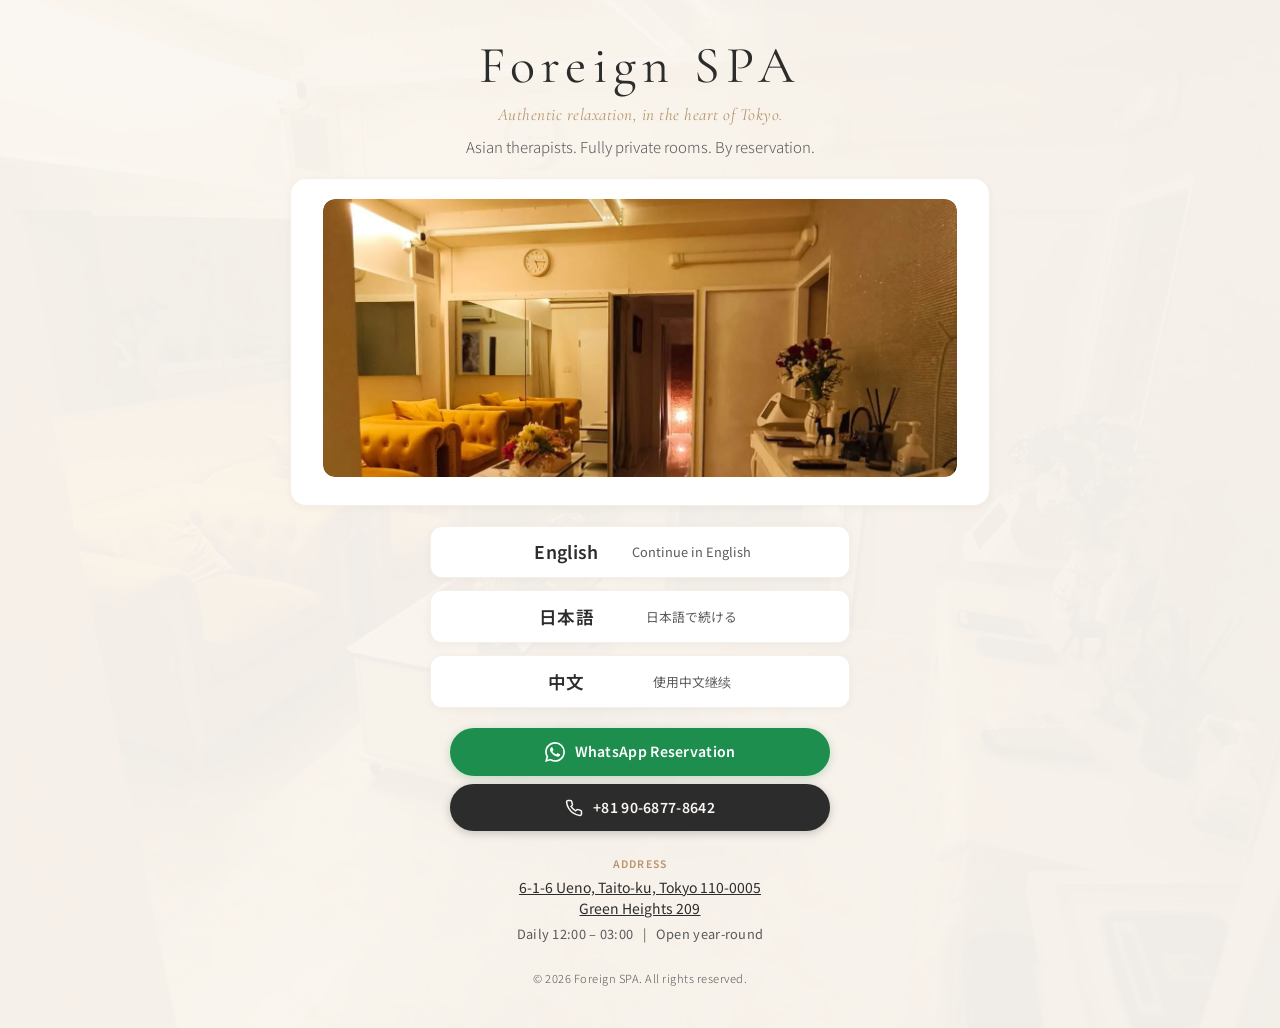
<file: index.html>
<!DOCTYPE html>
<html lang="en">
<head>
  <meta charset="UTF-8">
  <meta http-equiv="refresh" content="0; url=landing.html">
  <link rel="canonical" href="landing.html">
  <title>Foreign SPA | Tokyo</title>
  <script>window.location.replace('landing.html');</script>
</head>
<body>
  <p>Redirecting to <a href="landing.html">Foreign SPA</a>&hellip;</p>
</body>
</html>
</file>
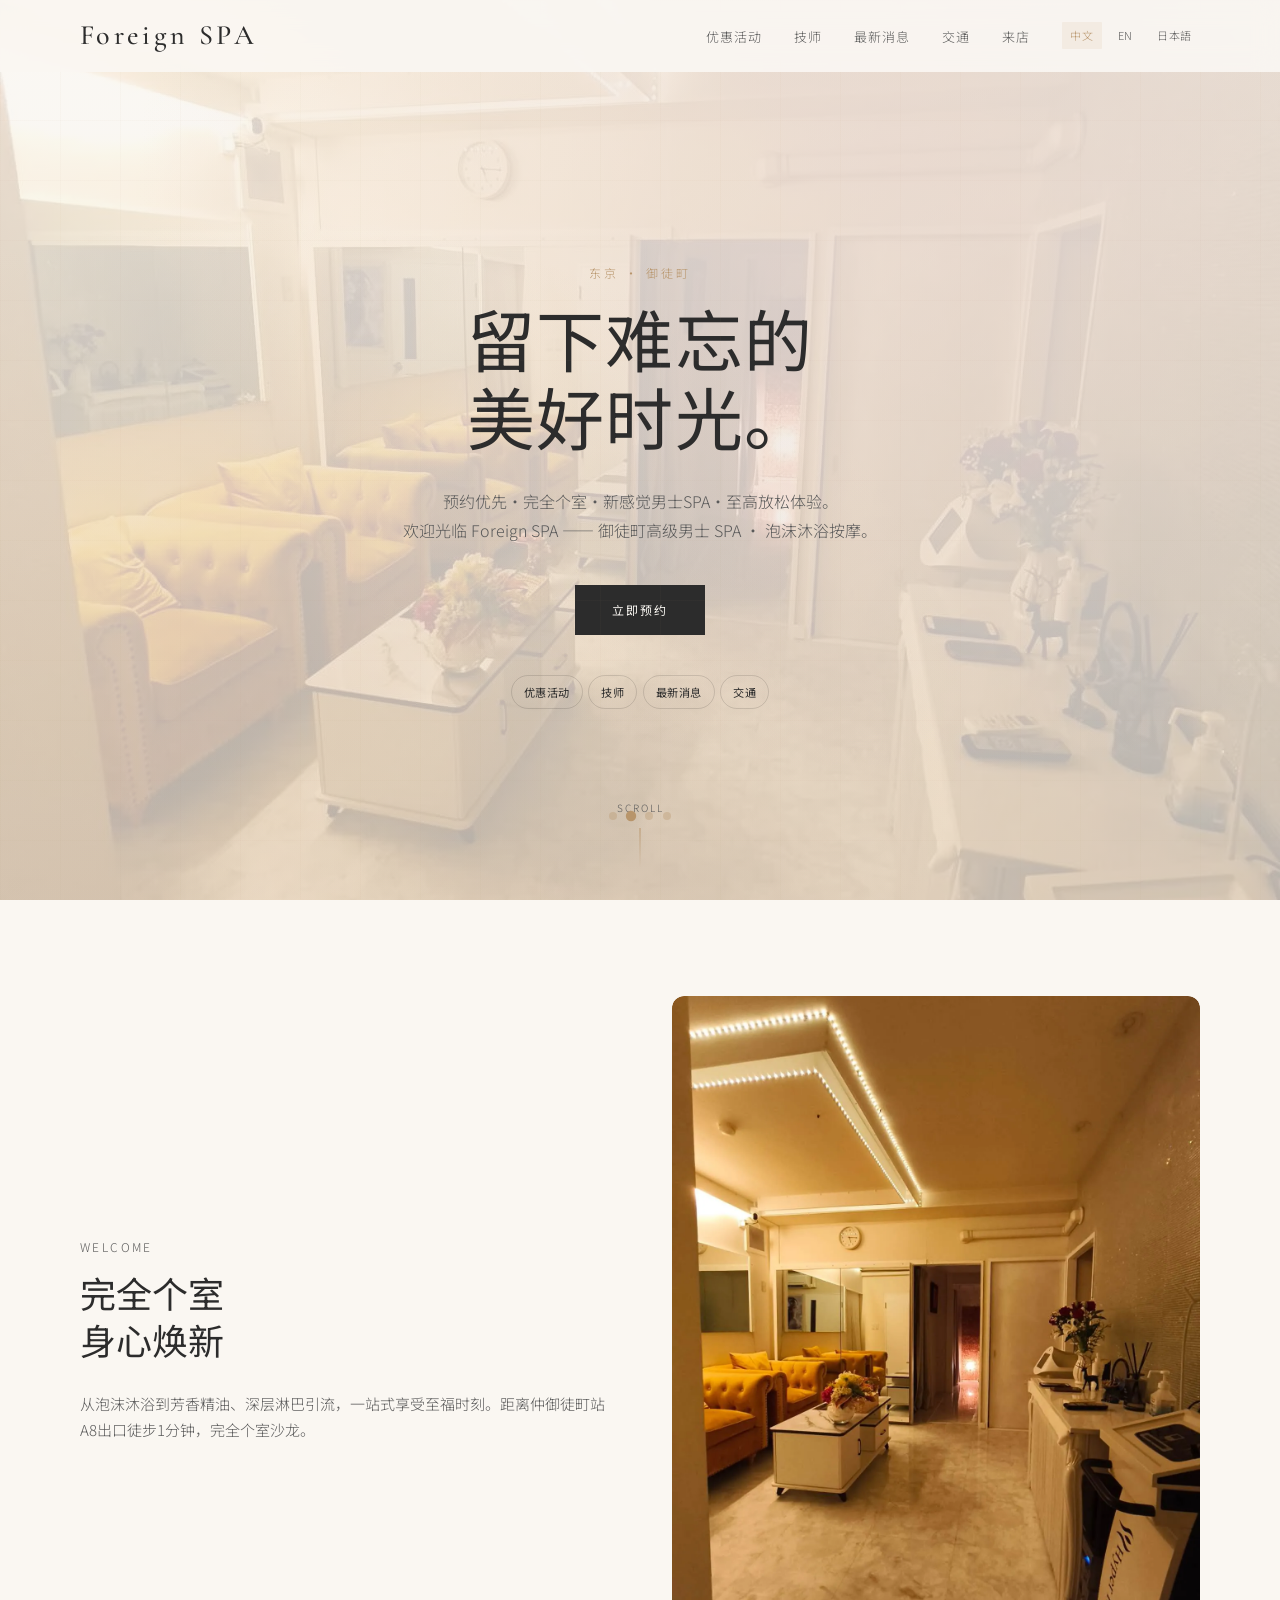
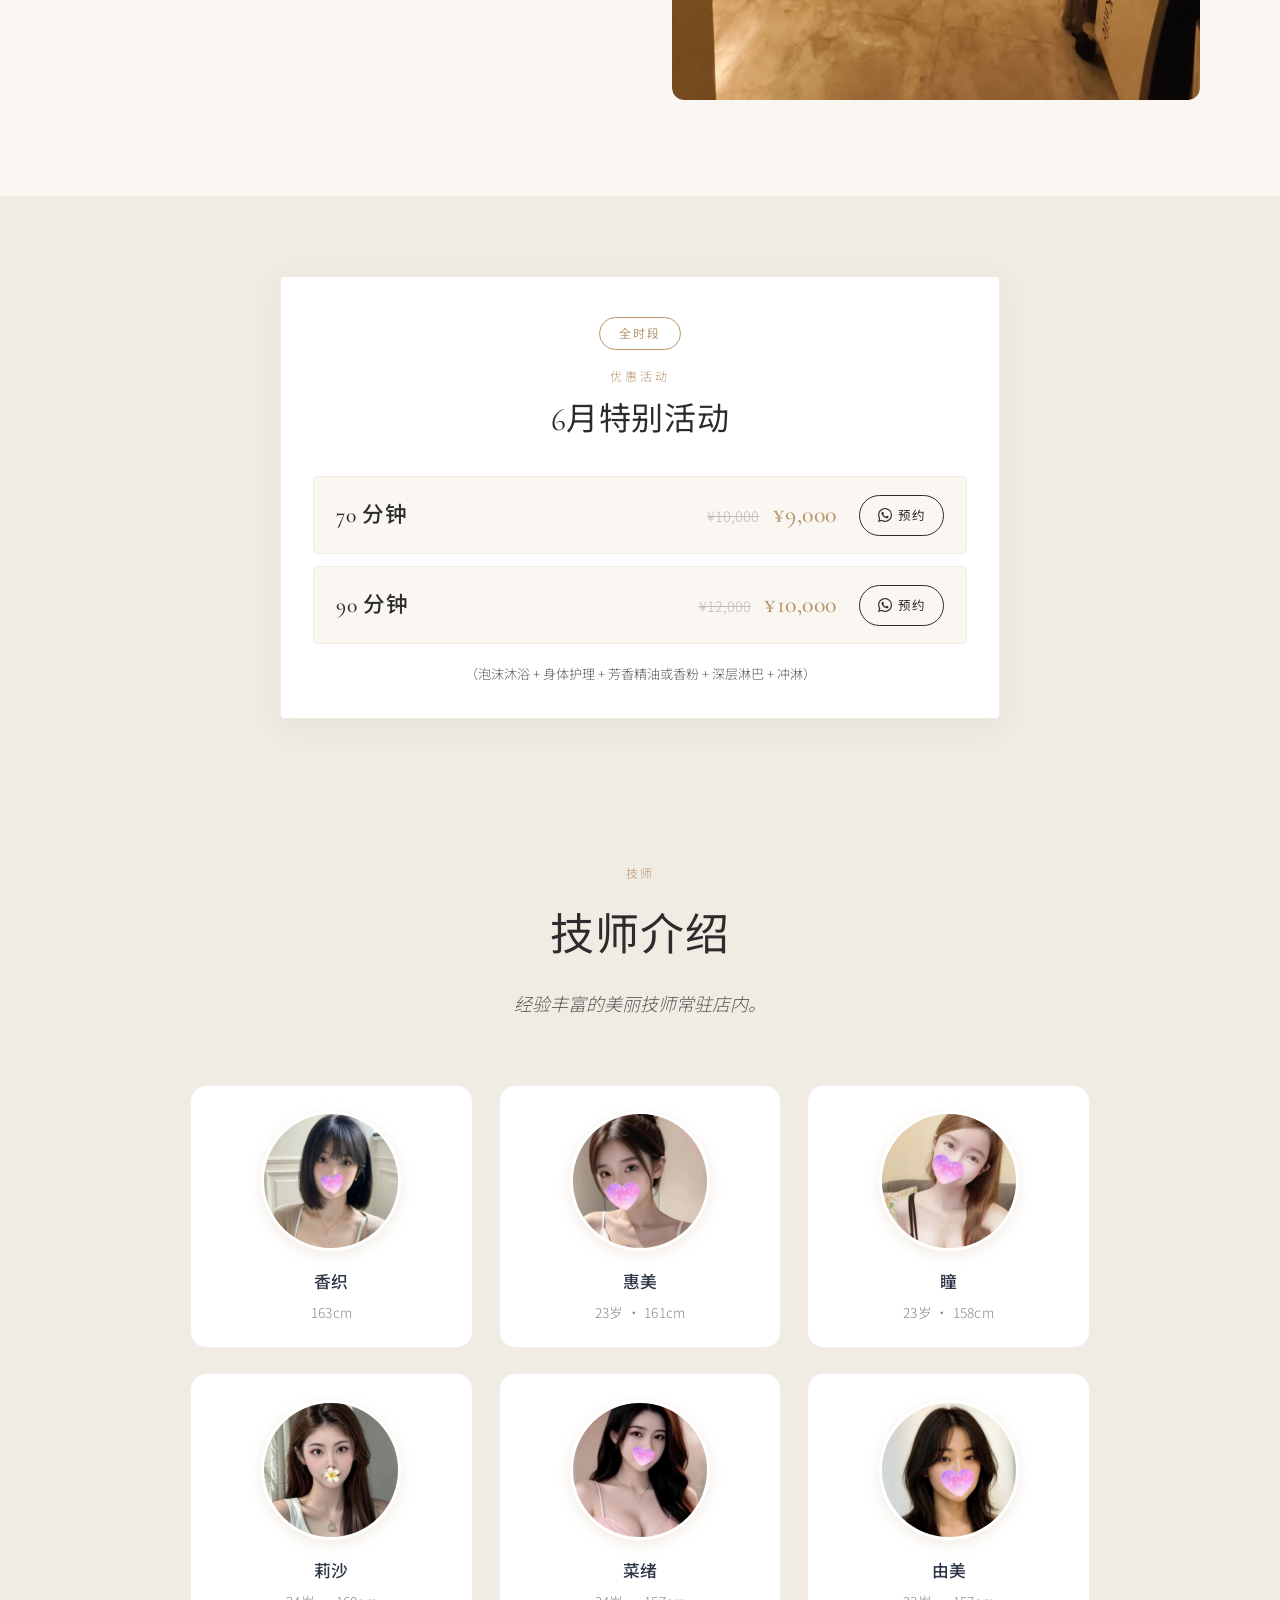
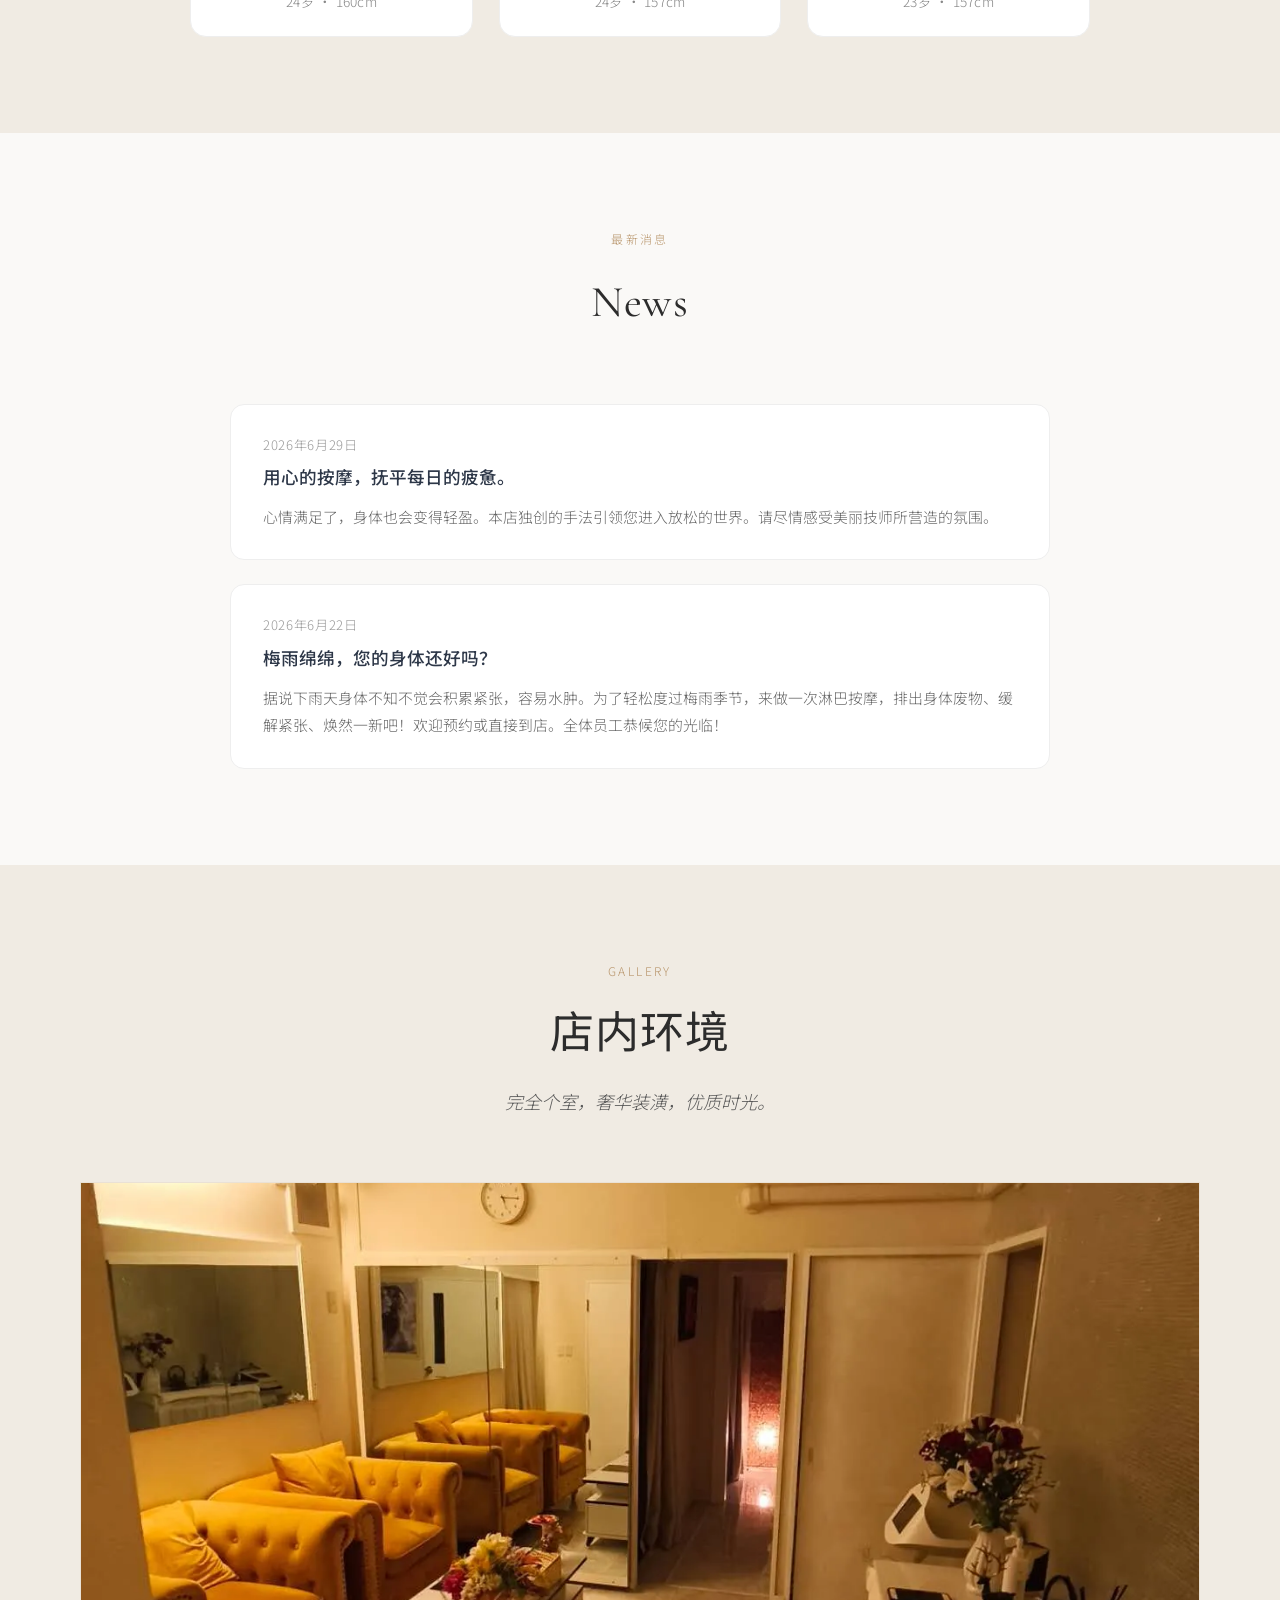
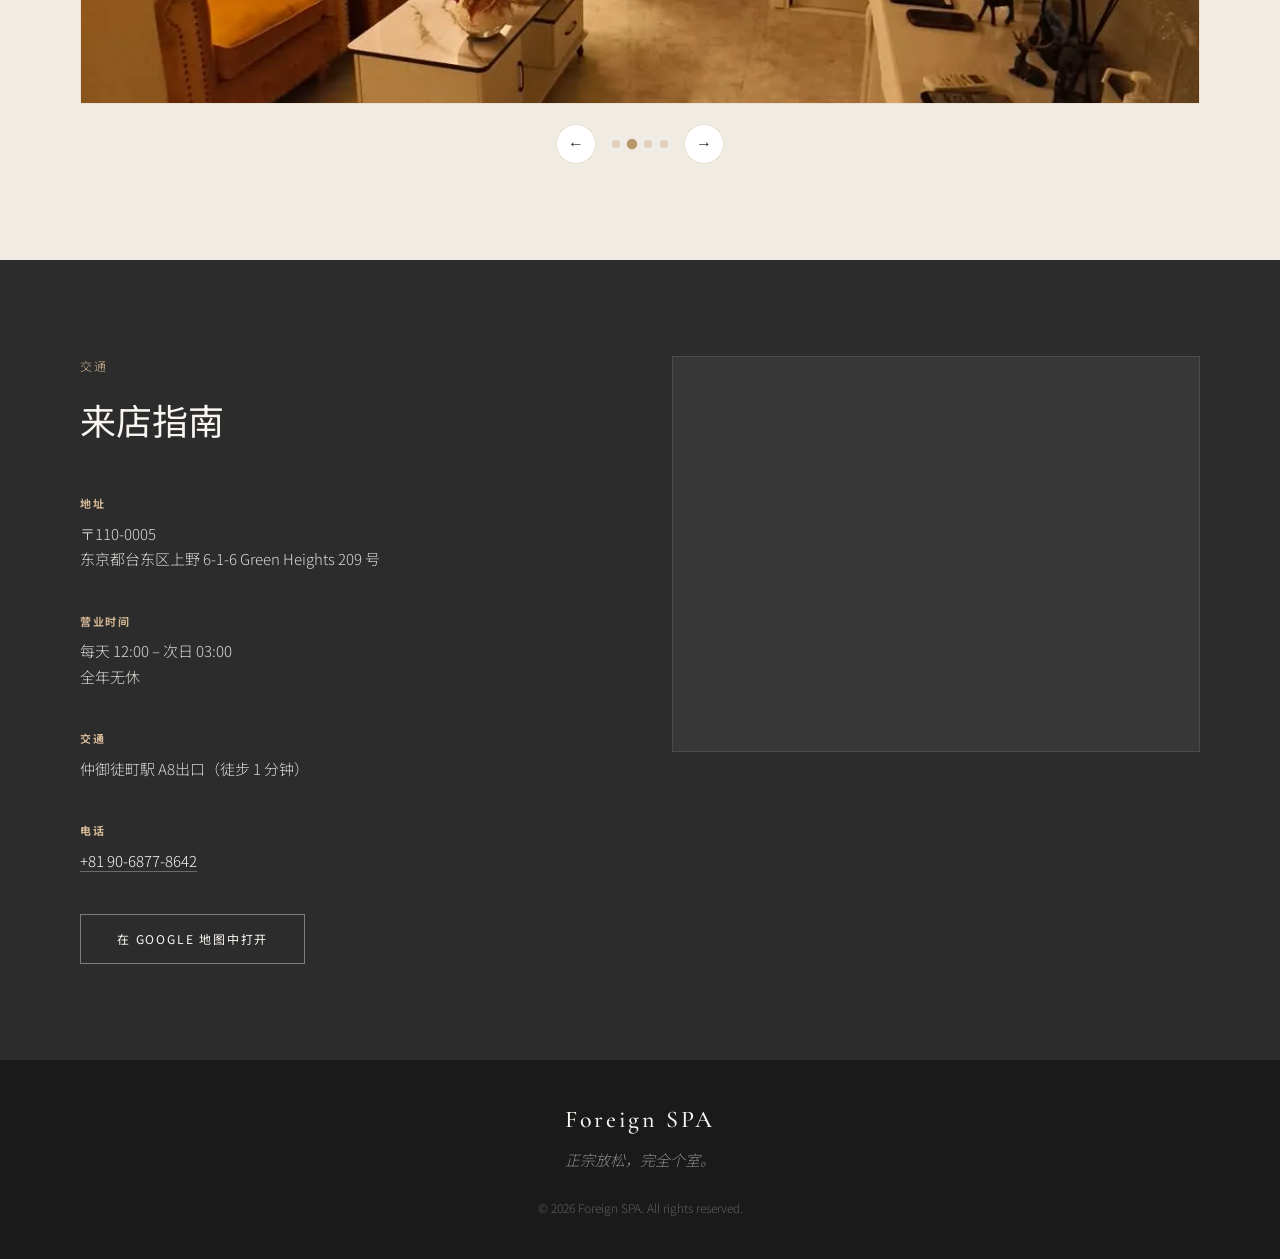
<file: cn/index.html>
<!DOCTYPE html>
<html lang="zh-CN">
<head>
  <meta charset="UTF-8">
  <meta name="viewport" content="width=device-width, initial-scale=1.0">
  <meta name="description" content="Foreign SPA — 东京仲御徒町男士SPA。亚洲美人技师提供正宗身体护理。完全个室，预约优先。">
  <title>Foreign SPA | 东京仲御徒町男士SPA</title>
  <link rel="preconnect" href="https://fonts.googleapis.com">
  <link rel="preconnect" href="https://fonts.gstatic.com" crossorigin>
  <link href="https://fonts.googleapis.com/css2?family=Cormorant+Garamond:ital,wght@0,400;0,500;0,600;1,400&family=Noto+Sans+JP:wght@300;400;500&family=Noto+Sans+SC:wght@300;400;500&display=swap" rel="stylesheet">
  <link rel="stylesheet" href="../styles.css">
</head>
<body>
  <header class="header" id="header">
    <nav class="nav container">
      <a href="../landing.html" class="logo">Foreign SPA</a>
      <button class="nav-toggle" aria-label="打开菜单" aria-expanded="false">
        <span></span>
        <span></span>
      </button>
      <div class="nav-menu">
        <ul class="nav-links">
          <li><a href="#event">优惠活动</a></li>
          <li><a href="#therapist">技师</a></li>
          <li><a href="#news">最新消息</a></li>
          <li><a href="#visit">交通</a></li>
          <li><a href="#visit">来店</a></li>
        </ul>
        <div class="lang-switch">
          <a href="../cn/" class="active">中文</a>
          <a href="../en/">EN</a>
          <a href="../jp/">日本語</a>
        </div>
      </div>
    </nav>
  </header>

  <main>
    <section class="hero">
      <div class="hero-carousel" id="heroCarousel">
        <div class="hero-slide active" style="background-image: url(../assets/images/interior-01.webp);"></div>
        <div class="hero-slide" style="background-image: url(../assets/images/interior-02.webp);"></div>
        <div class="hero-slide" style="background-image: url(../assets/images/interior-03.webp);"></div>
        <div class="hero-slide" style="background-image: url(../assets/images/interior-04.webp);"></div>
      </div>
      <div class="hero-grid-overlay"></div>
      <div class="hero-content container">
        <p class="hero-tag">东京 · 御徒町</p>
        <h1>留下难忘的<br>美好时光。</h1>
        <p class="hero-sub">预约优先・完全个室・新感觉男士SPA・至高放松体验。<br>欢迎光临 Foreign SPA —— 御徒町高级男士 SPA · 泡沫沐浴按摩。</p>
        <a href="../booking.html" class="btn btn-primary">立即预约</a>
        <div class="hero-quick-nav">
          <a href="#event" class="hero-nav-pill">优惠活动</a>
          <a href="#therapist" class="hero-nav-pill">技师</a>
          <a href="#news" class="hero-nav-pill">最新消息</a>
          <a href="#visit" class="hero-nav-pill">交通</a>
        </div>
      </div>
      <div class="hero-dots" id="heroDots">
        <button class="hero-dot active" data-index="0" aria-label="Slide 1"></button>
        <button class="hero-dot" data-index="1" aria-label="Slide 2"></button>
        <button class="hero-dot" data-index="2" aria-label="Slide 3"></button>
        <button class="hero-dot" data-index="3" aria-label="Slide 4"></button>
      </div>
      <div class="hero-scroll">
        <span>Scroll</span>
        <div class="scroll-line"></div>
      </div>
    </section>

    <section class="intro section">
      <div class="container intro-grid">
        <div class="intro-text">
          <p class="section-label">Welcome</p>
          <h2>完全个室<br>身心焕新</h2>
          <p>从泡沫沐浴到芳香精油、深层淋巴引流，一站式享受至福时刻。距离仲御徒町站A8出口徒步1分钟，完全个室沙龙。</p>
        </div>
        <div class="intro-features">
          <div class="intro-promo-image">
            <img src="../assets/images/interior-04.webp" alt="Foreign SPA interior" loading="lazy">
          </div>
        </div>
      </div>
    </section>

    <section class="event-banner-section" id="event">
      <div class="container event-banner">
        <div class="event-badge">全时段</div>
        <p class="event-label">优惠活动</p>
        <h2 class="event-title">6月特别活动</h2>
        <ul class="event-list">
            <li class="event-row">
              <span class="event-min">70 分钟</span>
              <span class="event-price"><s>¥10,000</s> <strong>¥9,000</strong></span>
              <a href="../booking.html?service=70min" class="event-book-btn">
                <svg viewBox="0 0 24 24" width="18" height="18"><path d="M17.472 14.382c-.297-.149-1.758-.867-2.03-.967-.273-.099-.471-.148-.67.15-.197.297-.767.966-.94 1.164-.173.199-.347.223-.644.075-.297-.15-1.255-.463-2.39-1.475-.884-.788-1.48-1.761-1.653-2.059-.173-.297-.018-.458.13-.606.134-.133.298-.347.446-.52.149-.174.198-.298.298-.497.099-.198.05-.371-.025-.52-.075-.149-.669-1.612-.916-2.207-.242-.579-.487-.5-.669-.51-.173-.008-.371-.01-.57-.01-.198 0-.52.074-.792.372-.272.297-1.04 1.016-1.04 2.479 0 1.462 1.065 2.875 1.213 3.074.149.198 2.096 3.2 5.077 4.487.709.306 1.262.489 1.694.625.712.227 1.36.195 1.871.118.571-.085 1.758-.719 2.006-1.413.248-.694.248-1.289.173-1.413-.074-.124-.272-.198-.57-.347m-5.421 7.403h-.004a9.87 9.87 0 01-5.031-1.378l-.361-.214-3.741.982.998-3.648-.235-.374a9.86 9.86 0 01-1.51-5.26c.001-5.45 4.436-9.884 9.888-9.884 2.64 0 5.122 1.03 6.988 2.898a9.825 9.825 0 012.893 6.994c-.003 5.45-4.437 9.884-9.885 9.884m8.413-18.297A11.815 11.815 0 0012.05 0C5.495 0 .16 5.335.157 11.892c0 2.096.547 4.142 1.588 5.945L.057 24l6.305-1.654a11.882 11.882 0 005.683 1.448h.005c6.554 0 11.89-5.335 11.893-11.893a11.821 11.821 0 00-3.48-8.413Z" fill="currentColor"/></svg>
                <span>预约</span>
              </a>
            </li>
            <li class="event-row">
              <span class="event-min">90 分钟</span>
              <span class="event-price"><s>¥12,000</s> <strong>¥10,000</strong></span>
              <a href="../booking.html?service=90min" class="event-book-btn">
                <svg viewBox="0 0 24 24" width="18" height="18"><path d="M17.472 14.382c-.297-.149-1.758-.867-2.03-.967-.273-.099-.471-.148-.67.15-.197.297-.767.966-.94 1.164-.173.199-.347.223-.644.075-.297-.15-1.255-.463-2.39-1.475-.884-.788-1.48-1.761-1.653-2.059-.173-.297-.018-.458.13-.606.134-.133.298-.347.446-.52.149-.174.198-.298.298-.497.099-.198.05-.371-.025-.52-.075-.149-.669-1.612-.916-2.207-.242-.579-.487-.5-.669-.51-.173-.008-.371-.01-.57-.01-.198 0-.52.074-.792.372-.272.297-1.04 1.016-1.04 2.479 0 1.462 1.065 2.875 1.213 3.074.149.198 2.096 3.2 5.077 4.487.709.306 1.262.489 1.694.625.712.227 1.36.195 1.871.118.571-.085 1.758-.719 2.006-1.413.248-.694.248-1.289.173-1.413-.074-.124-.272-.198-.57-.347m-5.421 7.403h-.004a9.87 9.87 0 01-5.031-1.378l-.361-.214-3.741.982.998-3.648-.235-.374a9.86 9.86 0 01-1.51-5.26c.001-5.45 4.436-9.884 9.888-9.884 2.64 0 5.122 1.03 6.988 2.898a9.825 9.825 0 012.893 6.994c-.003 5.45-4.437 9.884-9.885 9.884m8.413-18.297A11.815 11.815 0 0012.05 0C5.495 0 .16 5.335.157 11.892c0 2.096.547 4.142 1.588 5.945L.057 24l6.305-1.654a11.882 11.882 0 005.683 1.448h.005c6.554 0 11.89-5.335 11.893-11.893a11.821 11.821 0 00-3.48-8.413Z" fill="currentColor"/></svg>
                <span>预约</span>
              </a>
            </li>
        </ul>
        <p class="event-footer">（泡沫沐浴 + 身体护理 + 芳香精油或香粉 + 深层淋巴 + 冲淋）</p>
      </div>
    </section>

    <section class="therapist-section section section-alt" id="therapist">
      <div class="container">
        <header class="section-header">
          <p class="section-label">技师</p>
          <h2>技师介绍</h2>
          <p class="section-sub">经验丰富的美丽技师常驻店内。</p>
        </header>
        <div class="therapist-grid">
          <article class="therapist-card">
            <div class="therapist-photo">
              <img src="../assets/images/therapist-01.webp" alt="香织" loading="lazy">
            </div>
            <h3 class="therapist-name">香织</h3>
            <p class="therapist-meta">163cm</p>
          </article>
          <article class="therapist-card">
            <div class="therapist-photo">
              <img src="../assets/images/therapist-02.webp" alt="惠美" loading="lazy">
            </div>
            <h3 class="therapist-name">惠美</h3>
            <p class="therapist-meta">23岁 · 161cm</p>
          </article>
          <article class="therapist-card">
            <div class="therapist-photo">
              <img src="../assets/images/therapist-03.webp" alt="瞳" loading="lazy">
            </div>
            <h3 class="therapist-name">瞳</h3>
            <p class="therapist-meta">23岁 · 158cm</p>
          </article>
          <article class="therapist-card">
            <div class="therapist-photo">
              <img src="../assets/images/therapist-04.webp" alt="莉沙" loading="lazy">
            </div>
            <h3 class="therapist-name">莉沙</h3>
            <p class="therapist-meta">24岁 · 160cm</p>
          </article>
          <article class="therapist-card">
            <div class="therapist-photo">
              <img src="../assets/images/therapist-05.webp" alt="菜绪" loading="lazy">
            </div>
            <h3 class="therapist-name">菜绪</h3>
            <p class="therapist-meta">24岁 · 157cm</p>
          </article>
          <article class="therapist-card">
            <div class="therapist-photo">
              <img src="../assets/images/therapist-06.webp" alt="由美" loading="lazy">
            </div>
            <h3 class="therapist-name">由美</h3>
            <p class="therapist-meta">23岁 · 157cm</p>
          </article>
        </div>
      </div>
    </section>

    <section class="news-section section" id="news">
      <div class="container">
        <header class="section-header">
          <p class="section-label">最新消息</p>
          <h2>News</h2>
        </header>
        <div class="news-list">
          <article class="news-item">
            <p class="news-date">2026年6月29日</p>
            <h3 class="news-title">用心的按摩，抚平每日的疲惫。</h3>
            <p class="news-body">心情满足了，身体也会变得轻盈。本店独创的手法引领您进入放松的世界。请尽情感受美丽技师所营造的氛围。</p>
          </article>
          <article class="news-item">
            <p class="news-date">2026年6月22日</p>
            <h3 class="news-title">梅雨绵绵，您的身体还好吗？</h3>
            <p class="news-body">据说下雨天身体不知不觉会积累紧张，容易水肿。为了轻松度过梅雨季节，来做一次淋巴按摩，排出身体废物、缓解紧张、焕然一新吧！欢迎预约或直接到店。全体员工恭候您的光临！</p>
          </article>
        </div>
      </div>
    </section>


    <section class="env-carousel-section" aria-label="店内环境">
      <div class="container">
        <header class="section-header">
          <p class="section-label">Gallery</p>
          <h2>店内环境</h2>
          <p class="section-sub">完全个室，奢华装潢，优质时光。</p>
        </header>
        <div class="env-carousel" id="envCarousel">
          <div class="env-carousel-track" id="envTrack">
            <div class="env-carousel-slide">
              <img src="../assets/images/interior-01.webp" alt="Foreign SPA interior" loading="lazy">
            </div>
            <div class="env-carousel-slide">
              <img src="../assets/images/interior-02.webp" alt="Foreign SPA interior" loading="lazy">
            </div>
            <div class="env-carousel-slide">
              <img src="../assets/images/interior-03.webp" alt="Foreign SPA interior" loading="lazy">
            </div>
            <div class="env-carousel-slide">
              <img src="../assets/images/interior-04.webp" alt="Foreign SPA interior" loading="lazy">
            </div>
          </div>
        </div>
        <div class="env-carousel-nav">
          <button class="env-carousel-btn" id="envPrev" aria-label="Previous">&larr;</button>
          <div class="env-dots" id="envDots"></div>
          <button class="env-carousel-btn" id="envNext" aria-label="Next">&rarr;</button>
        </div>
      </div>
    </section>

    <section class="visit section" id="visit">
      <div class="container visit-grid">
        <div class="visit-info">
          <p class="section-label">交通</p>
          <h2>来店指南</h2>
          <div class="visit-details">
            <div class="visit-item">
              <h4>地址</h4>
              <p>〒110-0005<br>东京都台东区上野 6-1-6 Green Heights 209 号</p>
            </div>
            <div class="visit-item">
              <h4>营业时间</h4>
              <p>每天 12:00 – 次日 03:00<br>全年无休</p>
            </div>
            <div class="visit-item">
              <h4>交通</h4>
              <p>仲御徒町駅 A8出口（徒步 1 分钟）</p>
            </div>
            <div class="visit-item">
              <h4>电话</h4>
              <p><a href="tel:+819068778642">+81 90-6877-8642</a></p>
            </div>
          </div>
          <a href="https://www.google.com/maps/place/Foreign+SPA/@35.7084281,139.7758798,17z/data=!3m1!4b1!4m6!3m5!1s0x60188fba446e98b7:0xe60af4c56e820695" target="_blank" rel="noopener noreferrer" class="btn btn-outline">在 Google 地图中打开</a>
        </div>
        <div class="visit-map">
          <iframe
            title="Foreign SPA map"
            src="https://www.google.com/maps/embed?pb=!1m18!1m12!1m3!1d3239.7!2d139.7758798!3d35.7084281!2m3!1f0!2f0!3f0!3m2!1i1024!2i768!4f13.1!3m3!1m2!1s0x60188fba446e98b7%3A0xe60af4c56e820695!2sForeign+SPA!5e0!3m2!1sja!2sjp!4v1735725000000"
            width="100%"
            height="100%"
            style="border:0;"
            allowfullscreen=""
            loading="lazy"
            referrerpolicy="no-referrer-when-downgrade">
          </iframe>
        </div>
      </div>
    </section>
  </main>

  <footer class="footer">
    <div class="container footer-inner">
      <span class="logo">Foreign SPA</span>
      <p class="footer-tagline">正宗放松，完全个室。</p>
      <p class="footer-copy">&copy; 2026 Foreign SPA. All rights reserved.</p>
    </div>
  </footer>

  <button class="back-to-top" id="backToTop" aria-label="Top" title="Top">&uarr;</button>
  <script src="../script.js"></script>
</body>
</html>
</file>
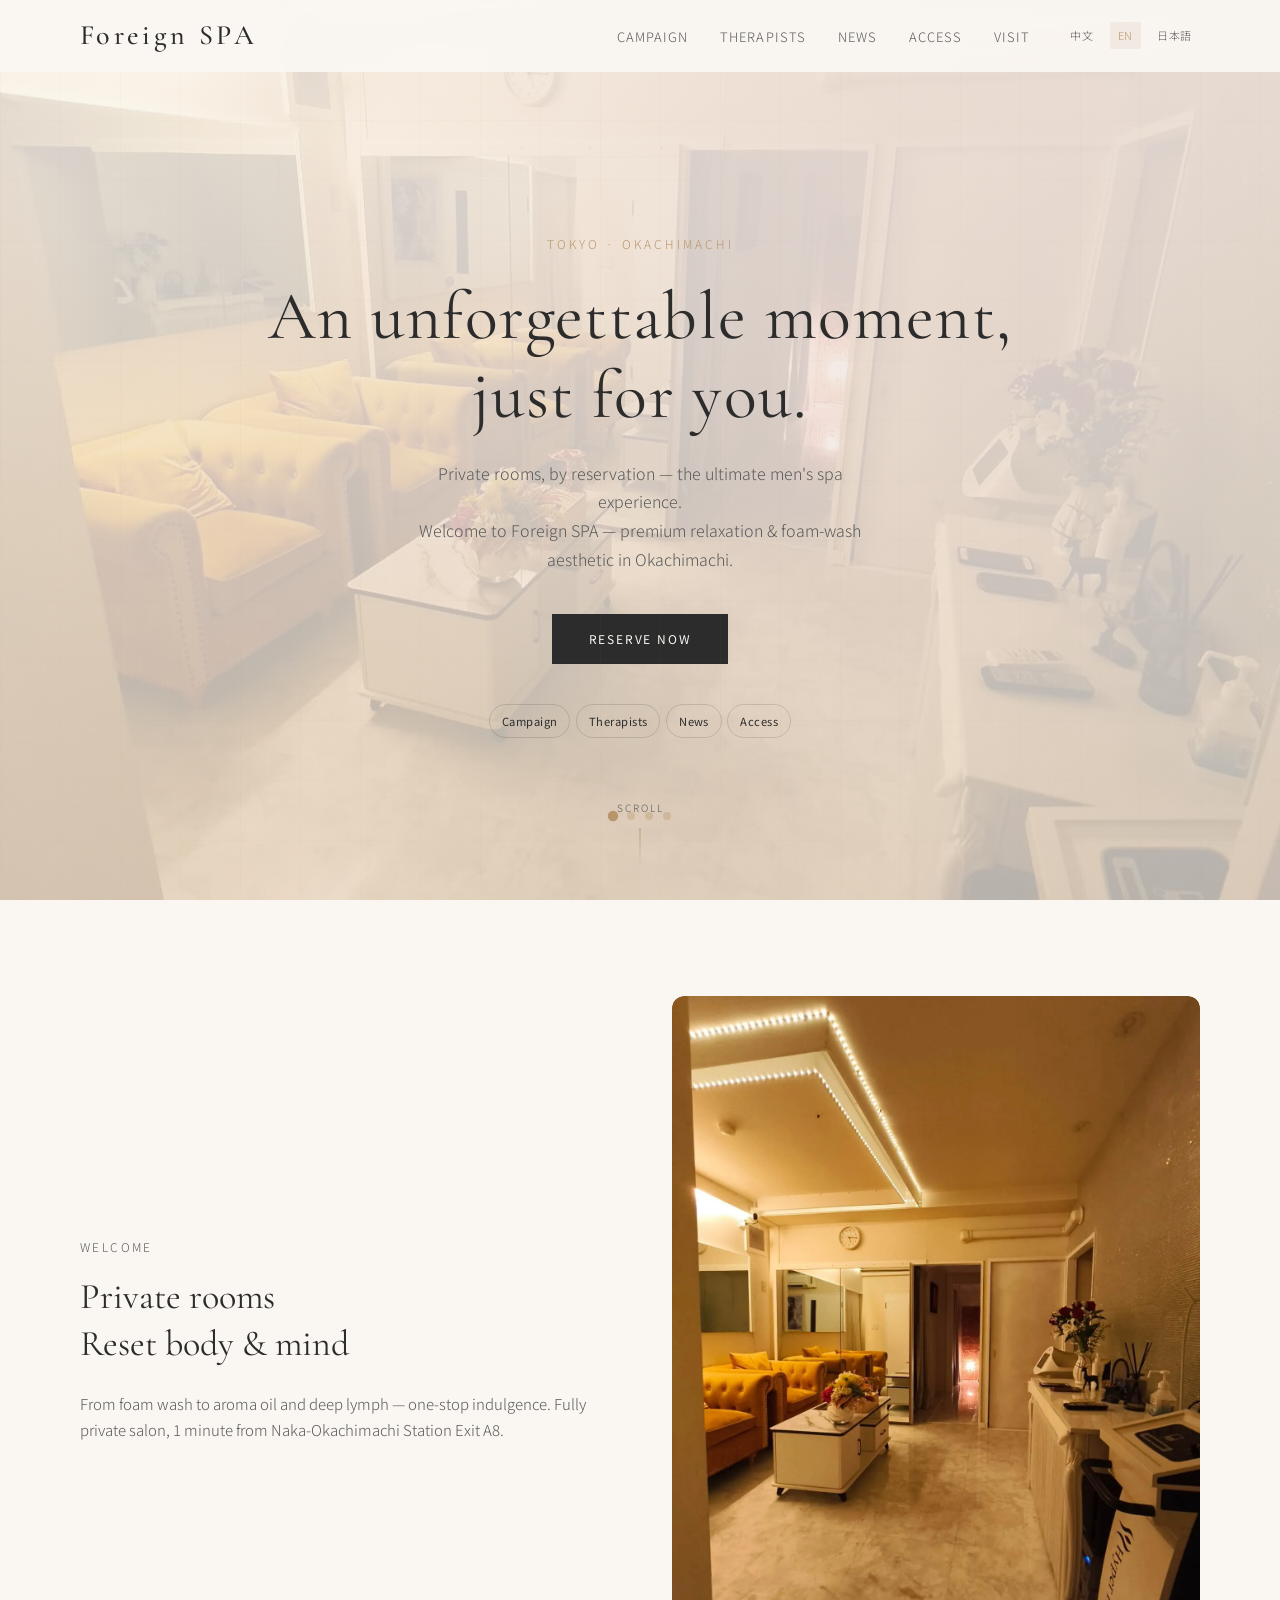
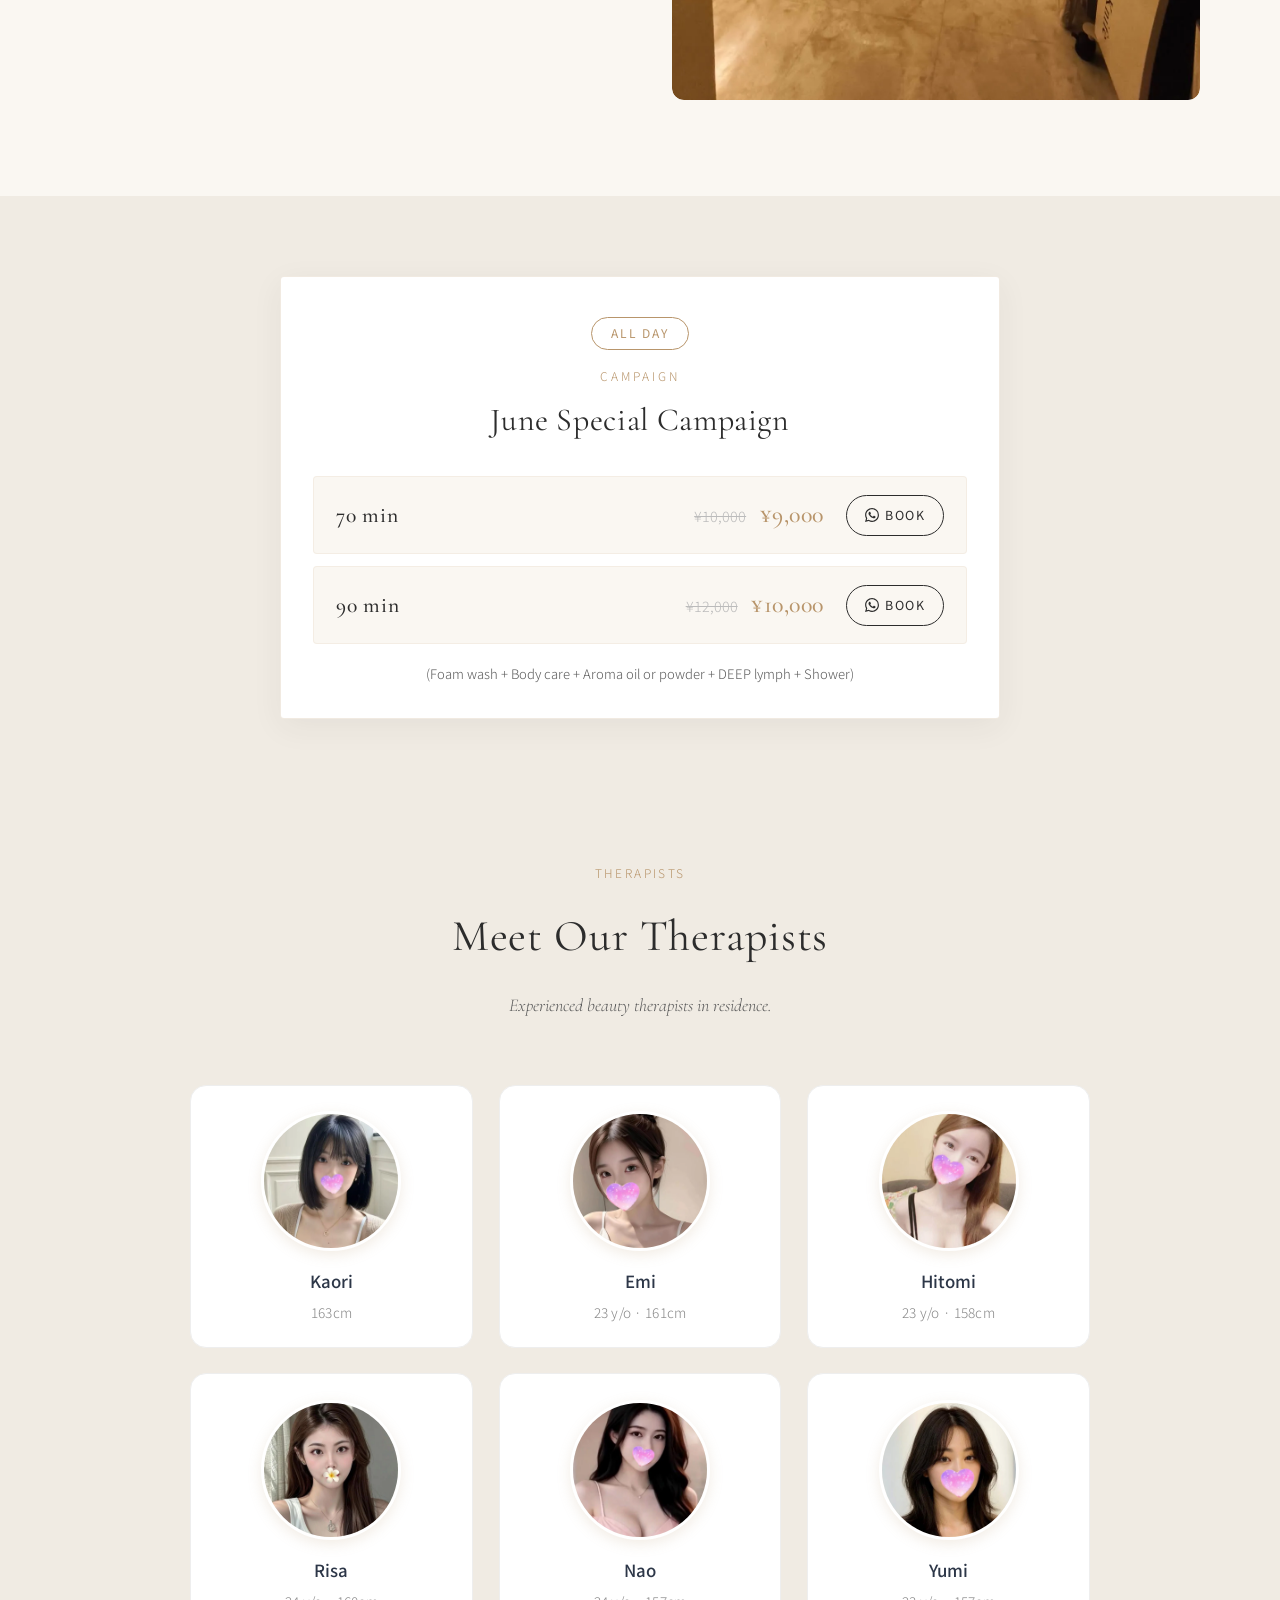
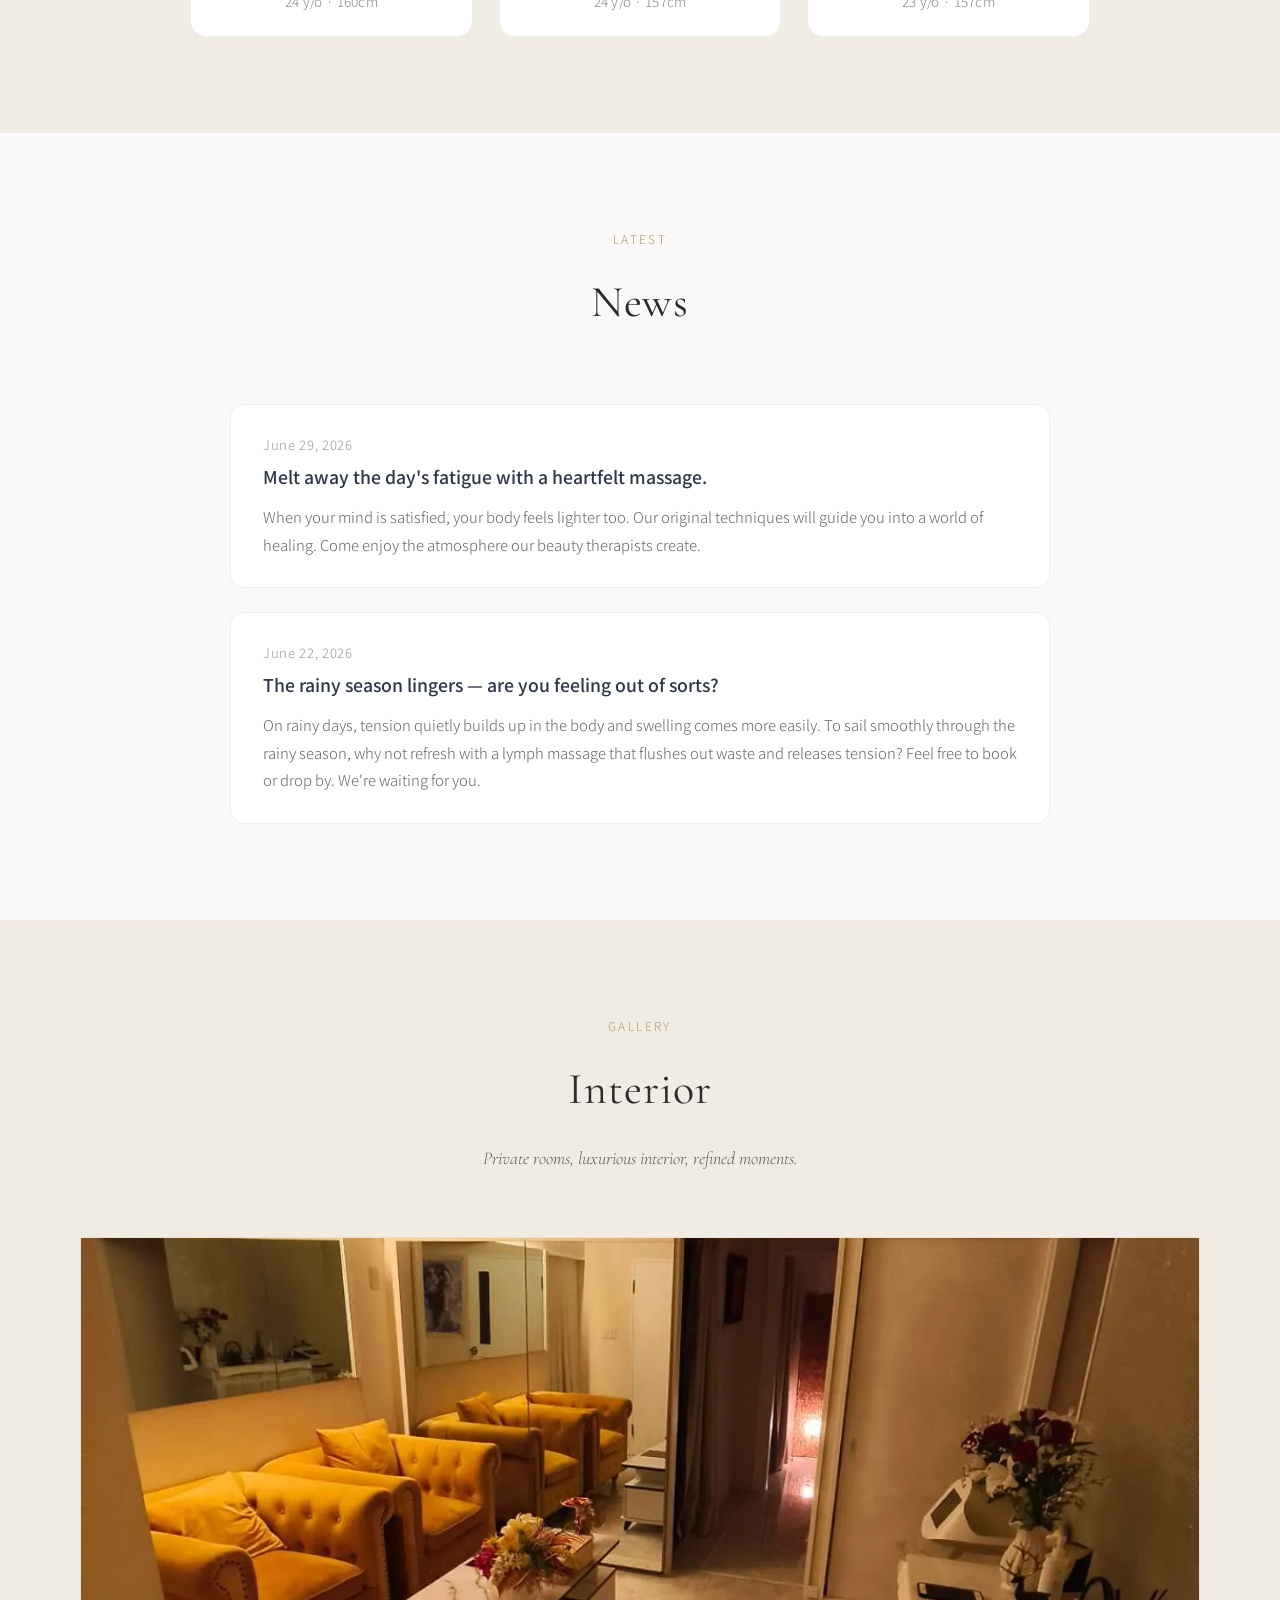
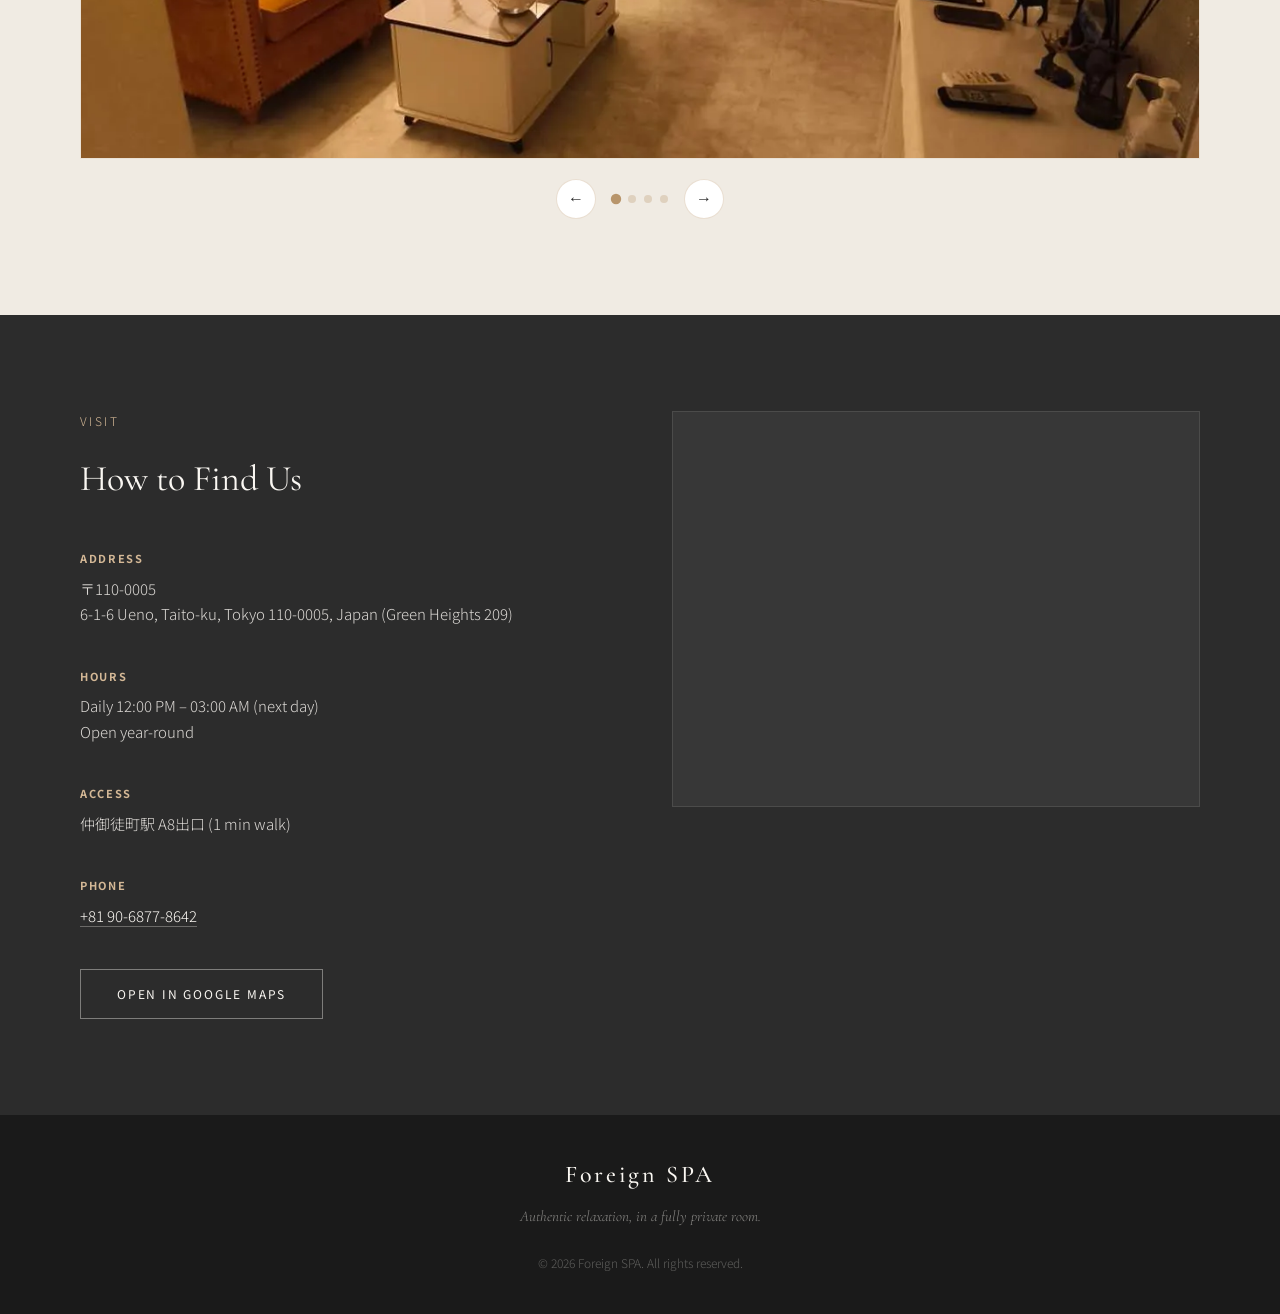
<file: en/index.html>
<!DOCTYPE html>
<html lang="en">
<head>
  <meta charset="UTF-8">
  <meta name="viewport" content="width=device-width, initial-scale=1.0">
  <meta name="description" content="Foreign SPA — men's aesthetic in Tokyo Naka-Okachimachi. Authentic relaxation by Asian therapists. Private rooms, by reservation.">
  <title>Foreign SPA | Tokyo Men's Aesthetic</title>
  <link rel="preconnect" href="https://fonts.googleapis.com">
  <link rel="preconnect" href="https://fonts.gstatic.com" crossorigin>
  <link href="https://fonts.googleapis.com/css2?family=Cormorant+Garamond:ital,wght@0,400;0,500;0,600;1,400&family=Noto+Sans+JP:wght@300;400;500&family=Noto+Sans+SC:wght@300;400;500&display=swap" rel="stylesheet">
  <link rel="stylesheet" href="../styles.css">
</head>
<body>
  <header class="header" id="header">
    <nav class="nav container">
      <a href="../landing.html" class="logo">Foreign SPA</a>
      <button class="nav-toggle" aria-label="Open menu" aria-expanded="false">
        <span></span>
        <span></span>
      </button>
      <div class="nav-menu">
        <ul class="nav-links">
          <li><a href="#event">Campaign</a></li>
          <li><a href="#therapist">Therapists</a></li>
          <li><a href="#news">News</a></li>
          <li><a href="#visit">Access</a></li>
          <li><a href="#visit">Visit</a></li>
        </ul>
        <div class="lang-switch">
          <a href="../cn/">中文</a>
          <a href="../en/" class="active">EN</a>
          <a href="../jp/">日本語</a>
        </div>
      </div>
    </nav>
  </header>

  <main>
    <section class="hero">
      <div class="hero-carousel" id="heroCarousel">
        <div class="hero-slide active" style="background-image: url(../assets/images/interior-01.webp);"></div>
        <div class="hero-slide" style="background-image: url(../assets/images/interior-02.webp);"></div>
        <div class="hero-slide" style="background-image: url(../assets/images/interior-03.webp);"></div>
        <div class="hero-slide" style="background-image: url(../assets/images/interior-04.webp);"></div>
      </div>
      <div class="hero-grid-overlay"></div>
      <div class="hero-content container">
        <p class="hero-tag">Tokyo · Okachimachi</p>
        <h1>An unforgettable moment,<br>just for you.</h1>
        <p class="hero-sub">Private rooms, by reservation — the ultimate men's spa experience.<br>Welcome to Foreign SPA — premium relaxation & foam-wash aesthetic in Okachimachi.</p>
        <a href="../booking.html" class="btn btn-primary">Reserve now</a>
        <div class="hero-quick-nav">
          <a href="#event" class="hero-nav-pill">Campaign</a>
          <a href="#therapist" class="hero-nav-pill">Therapists</a>
          <a href="#news" class="hero-nav-pill">News</a>
          <a href="#visit" class="hero-nav-pill">Access</a>
        </div>
      </div>
      <div class="hero-dots" id="heroDots">
        <button class="hero-dot active" data-index="0" aria-label="Slide 1"></button>
        <button class="hero-dot" data-index="1" aria-label="Slide 2"></button>
        <button class="hero-dot" data-index="2" aria-label="Slide 3"></button>
        <button class="hero-dot" data-index="3" aria-label="Slide 4"></button>
      </div>
      <div class="hero-scroll">
        <span>Scroll</span>
        <div class="scroll-line"></div>
      </div>
    </section>

    <section class="intro section">
      <div class="container intro-grid">
        <div class="intro-text">
          <p class="section-label">Welcome</p>
          <h2>Private rooms<br>Reset body & mind</h2>
          <p>From foam wash to aroma oil and deep lymph — one-stop indulgence. Fully private salon, 1 minute from Naka-Okachimachi Station Exit A8.</p>
        </div>
        <div class="intro-features">
          <div class="intro-promo-image">
            <img src="../assets/images/interior-04.webp" alt="Foreign SPA interior" loading="lazy">
          </div>
        </div>
      </div>
    </section>

    <section class="event-banner-section" id="event">
      <div class="container event-banner">
        <div class="event-badge">All Day</div>
        <p class="event-label">Campaign</p>
        <h2 class="event-title">June Special Campaign</h2>
        <ul class="event-list">
            <li class="event-row">
              <span class="event-min">70 min</span>
              <span class="event-price"><s>¥10,000</s> <strong>¥9,000</strong></span>
              <a href="../booking.html?service=70min" class="event-book-btn">
                <svg viewBox="0 0 24 24" width="18" height="18"><path d="M17.472 14.382c-.297-.149-1.758-.867-2.03-.967-.273-.099-.471-.148-.67.15-.197.297-.767.966-.94 1.164-.173.199-.347.223-.644.075-.297-.15-1.255-.463-2.39-1.475-.884-.788-1.48-1.761-1.653-2.059-.173-.297-.018-.458.13-.606.134-.133.298-.347.446-.52.149-.174.198-.298.298-.497.099-.198.05-.371-.025-.52-.075-.149-.669-1.612-.916-2.207-.242-.579-.487-.5-.669-.51-.173-.008-.371-.01-.57-.01-.198 0-.52.074-.792.372-.272.297-1.04 1.016-1.04 2.479 0 1.462 1.065 2.875 1.213 3.074.149.198 2.096 3.2 5.077 4.487.709.306 1.262.489 1.694.625.712.227 1.36.195 1.871.118.571-.085 1.758-.719 2.006-1.413.248-.694.248-1.289.173-1.413-.074-.124-.272-.198-.57-.347m-5.421 7.403h-.004a9.87 9.87 0 01-5.031-1.378l-.361-.214-3.741.982.998-3.648-.235-.374a9.86 9.86 0 01-1.51-5.26c.001-5.45 4.436-9.884 9.888-9.884 2.64 0 5.122 1.03 6.988 2.898a9.825 9.825 0 012.893 6.994c-.003 5.45-4.437 9.884-9.885 9.884m8.413-18.297A11.815 11.815 0 0012.05 0C5.495 0 .16 5.335.157 11.892c0 2.096.547 4.142 1.588 5.945L.057 24l6.305-1.654a11.882 11.882 0 005.683 1.448h.005c6.554 0 11.89-5.335 11.893-11.893a11.821 11.821 0 00-3.48-8.413Z" fill="currentColor"/></svg>
                <span>Book</span>
              </a>
            </li>
            <li class="event-row">
              <span class="event-min">90 min</span>
              <span class="event-price"><s>¥12,000</s> <strong>¥10,000</strong></span>
              <a href="../booking.html?service=90min" class="event-book-btn">
                <svg viewBox="0 0 24 24" width="18" height="18"><path d="M17.472 14.382c-.297-.149-1.758-.867-2.03-.967-.273-.099-.471-.148-.67.15-.197.297-.767.966-.94 1.164-.173.199-.347.223-.644.075-.297-.15-1.255-.463-2.39-1.475-.884-.788-1.48-1.761-1.653-2.059-.173-.297-.018-.458.13-.606.134-.133.298-.347.446-.52.149-.174.198-.298.298-.497.099-.198.05-.371-.025-.52-.075-.149-.669-1.612-.916-2.207-.242-.579-.487-.5-.669-.51-.173-.008-.371-.01-.57-.01-.198 0-.52.074-.792.372-.272.297-1.04 1.016-1.04 2.479 0 1.462 1.065 2.875 1.213 3.074.149.198 2.096 3.2 5.077 4.487.709.306 1.262.489 1.694.625.712.227 1.36.195 1.871.118.571-.085 1.758-.719 2.006-1.413.248-.694.248-1.289.173-1.413-.074-.124-.272-.198-.57-.347m-5.421 7.403h-.004a9.87 9.87 0 01-5.031-1.378l-.361-.214-3.741.982.998-3.648-.235-.374a9.86 9.86 0 01-1.51-5.26c.001-5.45 4.436-9.884 9.888-9.884 2.64 0 5.122 1.03 6.988 2.898a9.825 9.825 0 012.893 6.994c-.003 5.45-4.437 9.884-9.885 9.884m8.413-18.297A11.815 11.815 0 0012.05 0C5.495 0 .16 5.335.157 11.892c0 2.096.547 4.142 1.588 5.945L.057 24l6.305-1.654a11.882 11.882 0 005.683 1.448h.005c6.554 0 11.89-5.335 11.893-11.893a11.821 11.821 0 00-3.48-8.413Z" fill="currentColor"/></svg>
                <span>Book</span>
              </a>
            </li>
        </ul>
        <p class="event-footer">(Foam wash + Body care + Aroma oil or powder + DEEP lymph + Shower)</p>
      </div>
    </section>

    <section class="therapist-section section section-alt" id="therapist">
      <div class="container">
        <header class="section-header">
          <p class="section-label">Therapists</p>
          <h2>Meet Our Therapists</h2>
          <p class="section-sub">Experienced beauty therapists in residence.</p>
        </header>
        <div class="therapist-grid">
          <article class="therapist-card">
            <div class="therapist-photo">
              <img src="../assets/images/therapist-01.webp" alt="Kaori" loading="lazy">
            </div>
            <h3 class="therapist-name">Kaori</h3>
            <p class="therapist-meta">163cm</p>
          </article>
          <article class="therapist-card">
            <div class="therapist-photo">
              <img src="../assets/images/therapist-02.webp" alt="Emi" loading="lazy">
            </div>
            <h3 class="therapist-name">Emi</h3>
            <p class="therapist-meta">23 y/o · 161cm</p>
          </article>
          <article class="therapist-card">
            <div class="therapist-photo">
              <img src="../assets/images/therapist-03.webp" alt="Hitomi" loading="lazy">
            </div>
            <h3 class="therapist-name">Hitomi</h3>
            <p class="therapist-meta">23 y/o · 158cm</p>
          </article>
          <article class="therapist-card">
            <div class="therapist-photo">
              <img src="../assets/images/therapist-04.webp" alt="Risa" loading="lazy">
            </div>
            <h3 class="therapist-name">Risa</h3>
            <p class="therapist-meta">24 y/o · 160cm</p>
          </article>
          <article class="therapist-card">
            <div class="therapist-photo">
              <img src="../assets/images/therapist-05.webp" alt="Nao" loading="lazy">
            </div>
            <h3 class="therapist-name">Nao</h3>
            <p class="therapist-meta">24 y/o · 157cm</p>
          </article>
          <article class="therapist-card">
            <div class="therapist-photo">
              <img src="../assets/images/therapist-06.webp" alt="Yumi" loading="lazy">
            </div>
            <h3 class="therapist-name">Yumi</h3>
            <p class="therapist-meta">23 y/o · 157cm</p>
          </article>
        </div>
      </div>
    </section>

    <section class="news-section section" id="news">
      <div class="container">
        <header class="section-header">
          <p class="section-label">Latest</p>
          <h2>News</h2>
        </header>
        <div class="news-list">
          <article class="news-item">
            <p class="news-date">June 29, 2026</p>
            <h3 class="news-title">Melt away the day's fatigue with a heartfelt massage.</h3>
            <p class="news-body">When your mind is satisfied, your body feels lighter too. Our original techniques will guide you into a world of healing. Come enjoy the atmosphere our beauty therapists create.</p>
          </article>
          <article class="news-item">
            <p class="news-date">June 22, 2026</p>
            <h3 class="news-title">The rainy season lingers — are you feeling out of sorts?</h3>
            <p class="news-body">On rainy days, tension quietly builds up in the body and swelling comes more easily. To sail smoothly through the rainy season, why not refresh with a lymph massage that flushes out waste and releases tension? Feel free to book or drop by. We're waiting for you.</p>
          </article>
        </div>
      </div>
    </section>


    <section class="env-carousel-section" aria-label="Interior">
      <div class="container">
        <header class="section-header">
          <p class="section-label">Gallery</p>
          <h2>Interior</h2>
          <p class="section-sub">Private rooms, luxurious interior, refined moments.</p>
        </header>
        <div class="env-carousel" id="envCarousel">
          <div class="env-carousel-track" id="envTrack">
            <div class="env-carousel-slide">
              <img src="../assets/images/interior-01.webp" alt="Foreign SPA interior" loading="lazy">
            </div>
            <div class="env-carousel-slide">
              <img src="../assets/images/interior-02.webp" alt="Foreign SPA interior" loading="lazy">
            </div>
            <div class="env-carousel-slide">
              <img src="../assets/images/interior-03.webp" alt="Foreign SPA interior" loading="lazy">
            </div>
            <div class="env-carousel-slide">
              <img src="../assets/images/interior-04.webp" alt="Foreign SPA interior" loading="lazy">
            </div>
          </div>
        </div>
        <div class="env-carousel-nav">
          <button class="env-carousel-btn" id="envPrev" aria-label="Previous">&larr;</button>
          <div class="env-dots" id="envDots"></div>
          <button class="env-carousel-btn" id="envNext" aria-label="Next">&rarr;</button>
        </div>
      </div>
    </section>

    <section class="visit section" id="visit">
      <div class="container visit-grid">
        <div class="visit-info">
          <p class="section-label">Visit</p>
          <h2>How to Find Us</h2>
          <div class="visit-details">
            <div class="visit-item">
              <h4>Address</h4>
              <p>〒110-0005<br>6-1-6 Ueno, Taito-ku, Tokyo 110-0005, Japan (Green Heights 209)</p>
            </div>
            <div class="visit-item">
              <h4>Hours</h4>
              <p>Daily 12:00 PM – 03:00 AM (next day)<br>Open year-round</p>
            </div>
            <div class="visit-item">
              <h4>Access</h4>
              <p>仲御徒町駅 A8出口 (1 min walk)</p>
            </div>
            <div class="visit-item">
              <h4>Phone</h4>
              <p><a href="tel:+819068778642">+81 90-6877-8642</a></p>
            </div>
          </div>
          <a href="https://www.google.com/maps/place/Foreign+SPA/@35.7084281,139.7758798,17z/data=!3m1!4b1!4m6!3m5!1s0x60188fba446e98b7:0xe60af4c56e820695" target="_blank" rel="noopener noreferrer" class="btn btn-outline">Open in Google Maps</a>
        </div>
        <div class="visit-map">
          <iframe
            title="Foreign SPA map"
            src="https://www.google.com/maps/embed?pb=!1m18!1m12!1m3!1d3239.7!2d139.7758798!3d35.7084281!2m3!1f0!2f0!3f0!3m2!1i1024!2i768!4f13.1!3m3!1m2!1s0x60188fba446e98b7%3A0xe60af4c56e820695!2sForeign+SPA!5e0!3m2!1sja!2sjp!4v1735725000000"
            width="100%"
            height="100%"
            style="border:0;"
            allowfullscreen=""
            loading="lazy"
            referrerpolicy="no-referrer-when-downgrade">
          </iframe>
        </div>
      </div>
    </section>
  </main>

  <footer class="footer">
    <div class="container footer-inner">
      <span class="logo">Foreign SPA</span>
      <p class="footer-tagline">Authentic relaxation, in a fully private room.</p>
      <p class="footer-copy">&copy; 2026 Foreign SPA. All rights reserved.</p>
    </div>
  </footer>

  <button class="back-to-top" id="backToTop" aria-label="Top" title="Top">&uarr;</button>
  <script src="../script.js"></script>
</body>
</html>
</file>
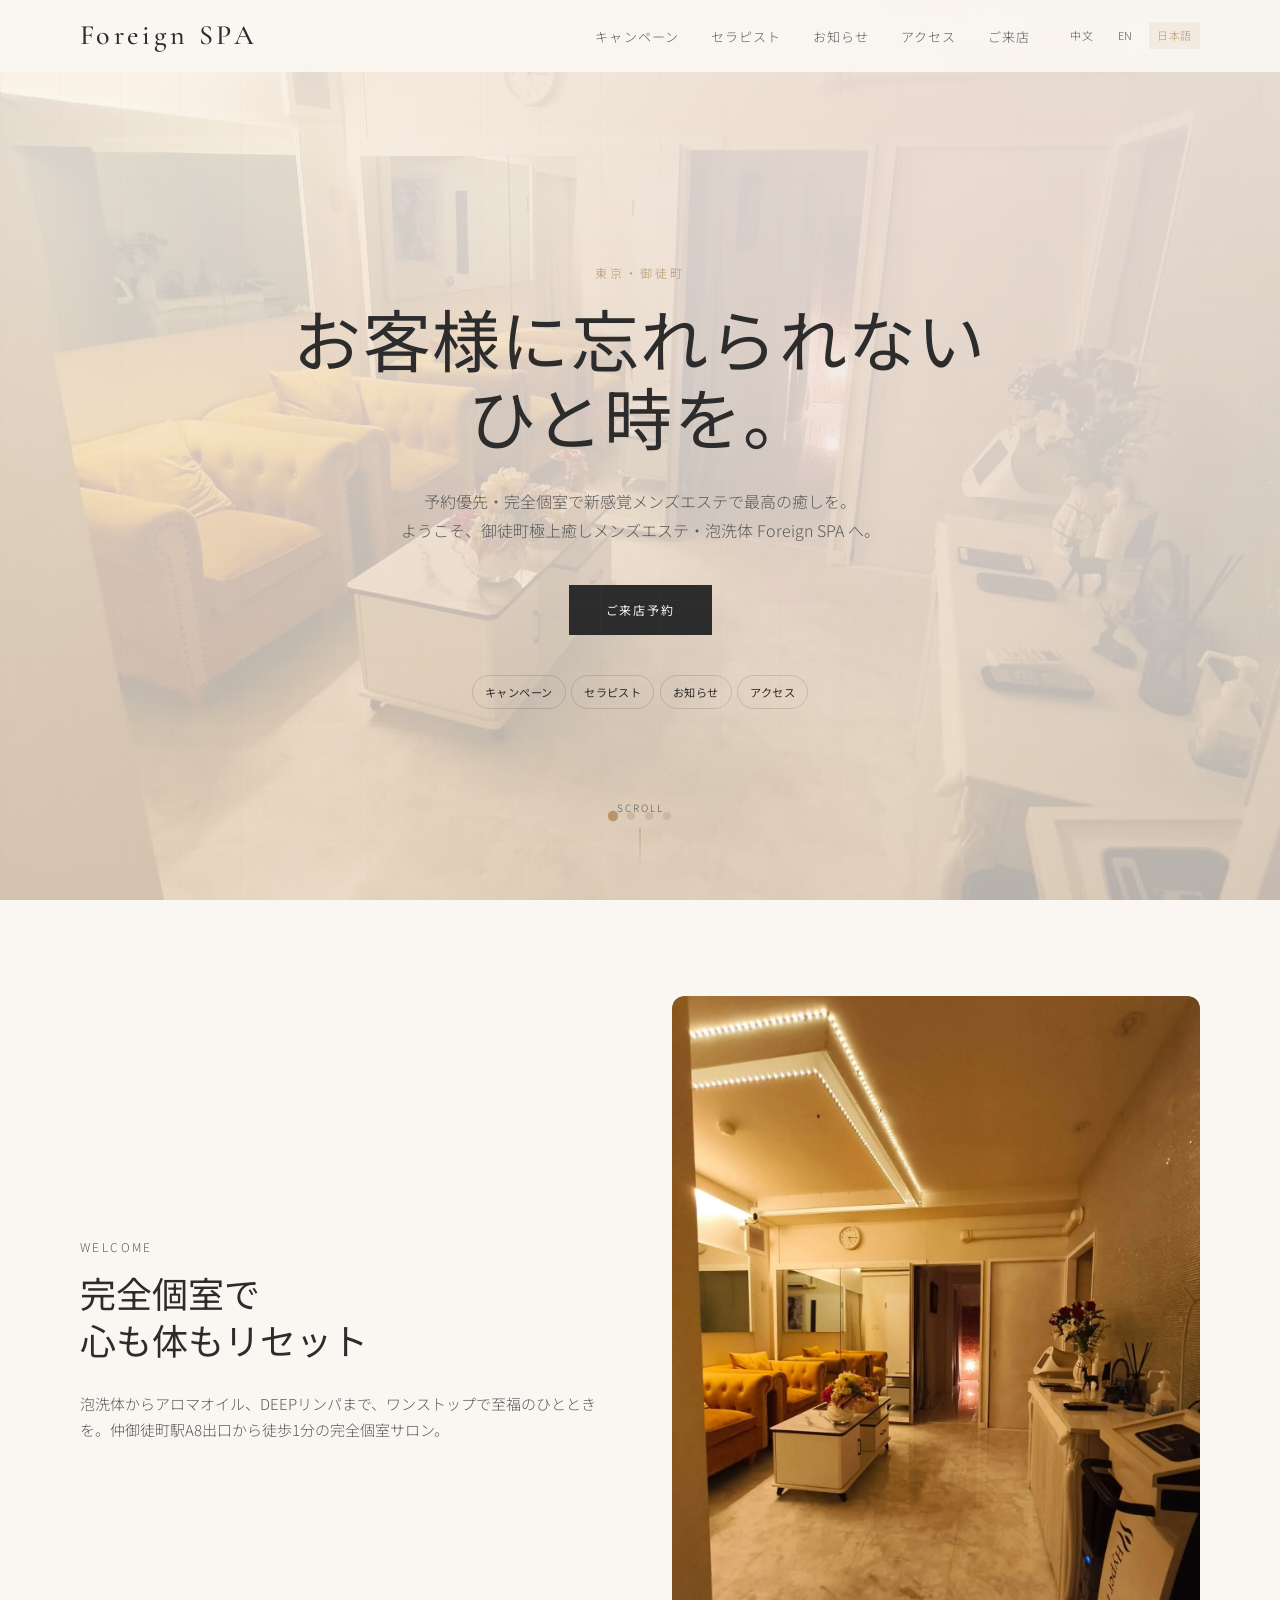
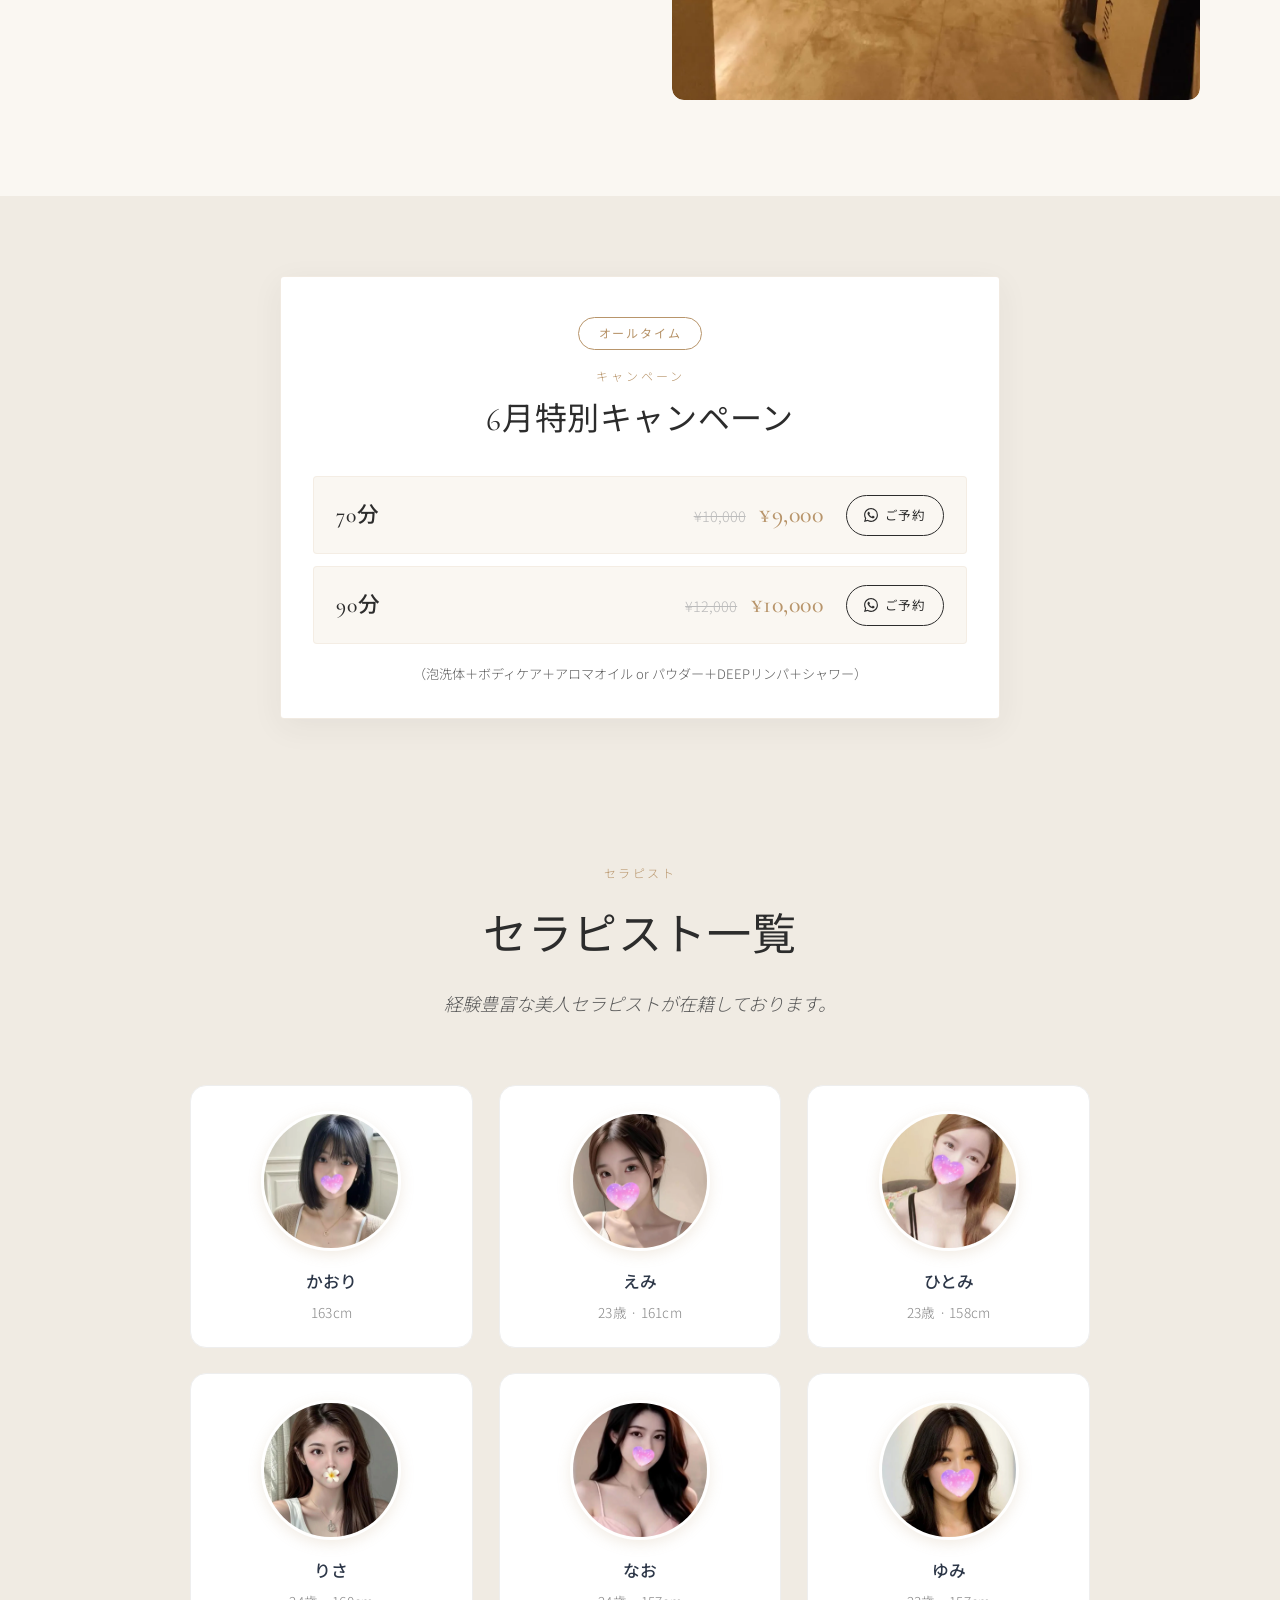
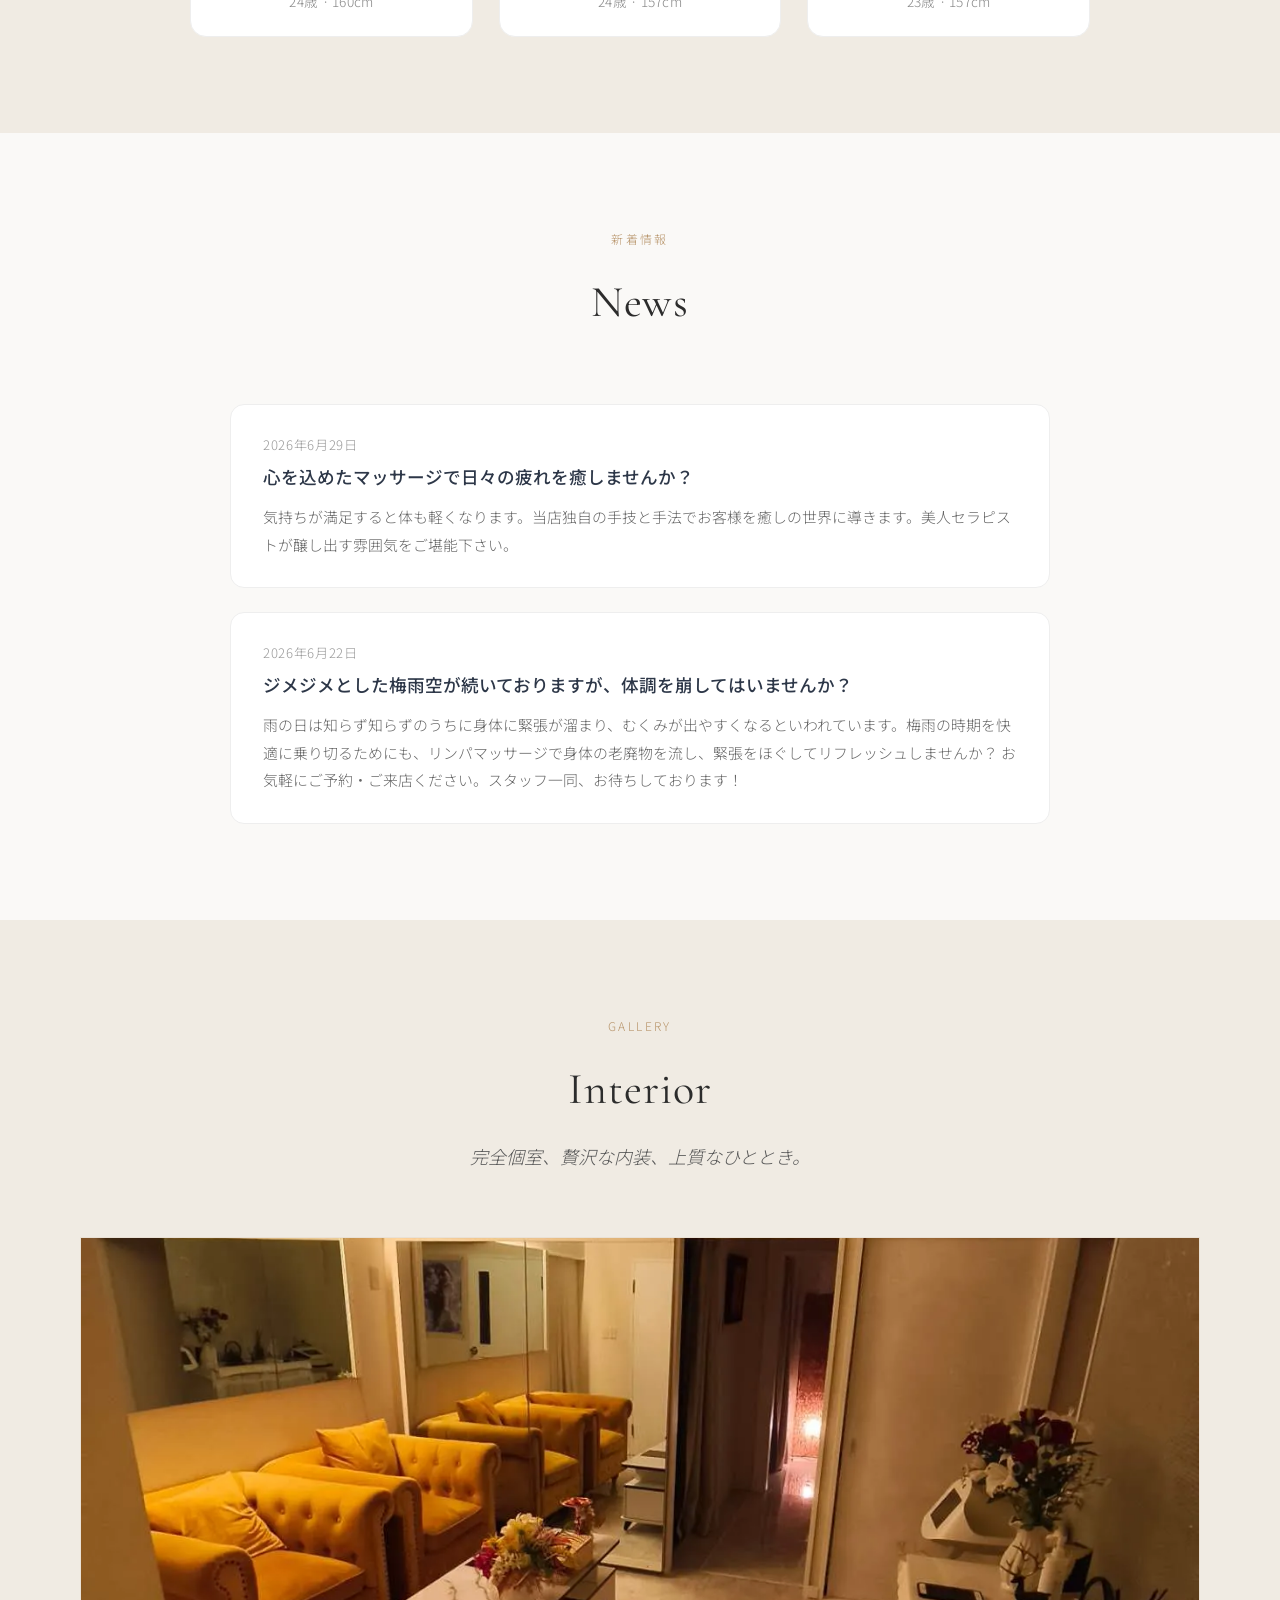
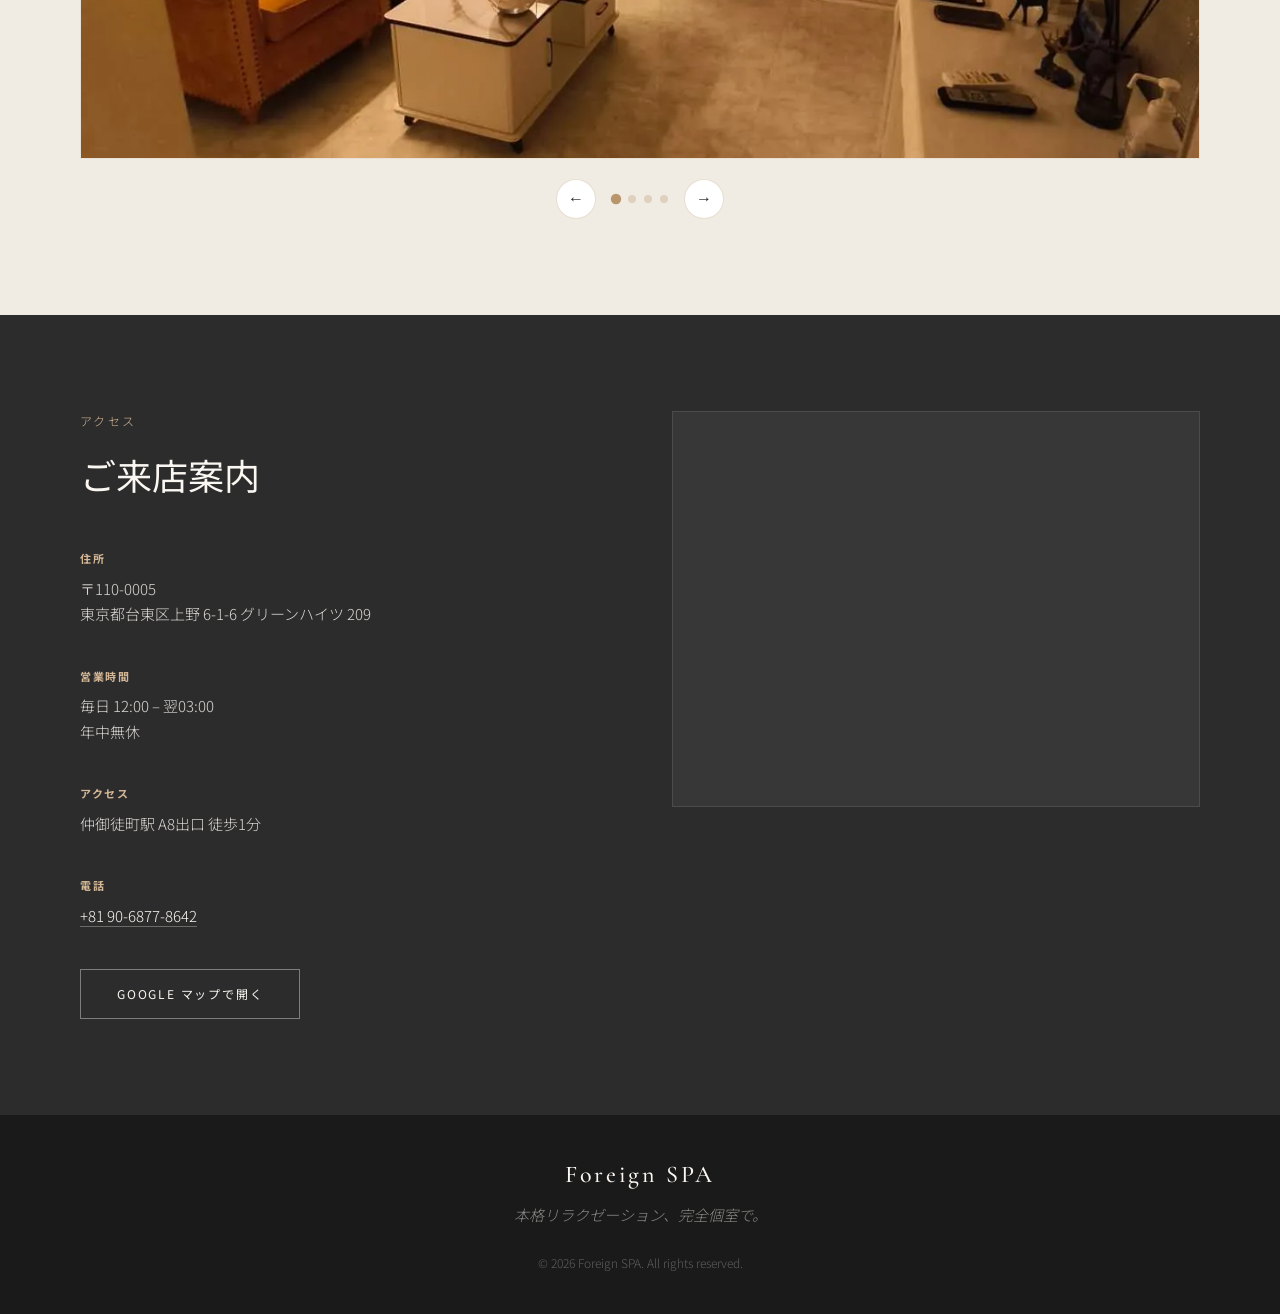
<file: jp/index.html>
<!DOCTYPE html>
<html lang="ja">
<head>
  <meta charset="UTF-8">
  <meta name="viewport" content="width=device-width, initial-scale=1.0">
  <meta name="description" content="Foreign SPA — 東京・仲御徒町のメンズエステ。アジアンセラピストによる本格リラクゼーション。完全個室・予約優先。">
  <title>Foreign SPA | 東京・仲御徒町 メンズエステ</title>
  <link rel="preconnect" href="https://fonts.googleapis.com">
  <link rel="preconnect" href="https://fonts.gstatic.com" crossorigin>
  <link href="https://fonts.googleapis.com/css2?family=Cormorant+Garamond:ital,wght@0,400;0,500;0,600;1,400&family=Noto+Sans+JP:wght@300;400;500&family=Noto+Sans+SC:wght@300;400;500&display=swap" rel="stylesheet">
  <link rel="stylesheet" href="../styles.css">
</head>
<body>
  <header class="header" id="header">
    <nav class="nav container">
      <a href="../landing.html" class="logo">Foreign SPA</a>
      <button class="nav-toggle" aria-label="メニューを開く" aria-expanded="false">
        <span></span>
        <span></span>
      </button>
      <div class="nav-menu">
        <ul class="nav-links">
          <li><a href="#event">キャンペーン</a></li>
          <li><a href="#therapist">セラピスト</a></li>
          <li><a href="#news">お知らせ</a></li>
          <li><a href="#visit">アクセス</a></li>
          <li><a href="#visit">ご来店</a></li>
        </ul>
        <div class="lang-switch">
          <a href="../cn/">中文</a>
          <a href="../en/">EN</a>
          <a href="../jp/" class="active">日本語</a>
        </div>
      </div>
    </nav>
  </header>

  <main>
    <section class="hero">
      <div class="hero-carousel" id="heroCarousel">
        <div class="hero-slide active" style="background-image: url(../assets/images/interior-01.webp);"></div>
        <div class="hero-slide" style="background-image: url(../assets/images/interior-02.webp);"></div>
        <div class="hero-slide" style="background-image: url(../assets/images/interior-03.webp);"></div>
        <div class="hero-slide" style="background-image: url(../assets/images/interior-04.webp);"></div>
      </div>
      <div class="hero-grid-overlay"></div>
      <div class="hero-content container">
        <p class="hero-tag">東京・御徒町</p>
        <h1>お客様に忘れられない<br>ひと時を。</h1>
        <p class="hero-sub">予約優先・完全個室で新感覚メンズエステで最高の癒しを。<br>ようこそ、御徒町極上癒しメンズエステ・泡洗体 Foreign SPA へ。</p>
        <a href="../booking.html" class="btn btn-primary">ご来店予約</a>
        <div class="hero-quick-nav">
          <a href="#event" class="hero-nav-pill">キャンペーン</a>
          <a href="#therapist" class="hero-nav-pill">セラピスト</a>
          <a href="#news" class="hero-nav-pill">お知らせ</a>
          <a href="#visit" class="hero-nav-pill">アクセス</a>
        </div>
      </div>
      <div class="hero-dots" id="heroDots">
        <button class="hero-dot active" data-index="0" aria-label="Slide 1"></button>
        <button class="hero-dot" data-index="1" aria-label="Slide 2"></button>
        <button class="hero-dot" data-index="2" aria-label="Slide 3"></button>
        <button class="hero-dot" data-index="3" aria-label="Slide 4"></button>
      </div>
      <div class="hero-scroll">
        <span>Scroll</span>
        <div class="scroll-line"></div>
      </div>
    </section>

    <section class="intro section">
      <div class="container intro-grid">
        <div class="intro-text">
          <p class="section-label">Welcome</p>
          <h2>完全個室で<br>心も体もリセット</h2>
          <p>泡洗体からアロマオイル、DEEPリンパまで、ワンストップで至福のひとときを。仲御徒町駅A8出口から徒歩1分の完全個室サロン。</p>
        </div>
        <div class="intro-features">
          <div class="intro-promo-image">
            <img src="../assets/images/interior-04.webp" alt="Foreign SPA interior" loading="lazy">
          </div>
        </div>
      </div>
    </section>

    <section class="event-banner-section" id="event">
      <div class="container event-banner">
        <div class="event-badge">オールタイム</div>
        <p class="event-label">キャンペーン</p>
        <h2 class="event-title">6月特別キャンペーン</h2>
        <ul class="event-list">
            <li class="event-row">
              <span class="event-min">70分</span>
              <span class="event-price"><s>¥10,000</s> <strong>¥9,000</strong></span>
              <a href="../booking.html?service=70min" class="event-book-btn">
                <svg viewBox="0 0 24 24" width="18" height="18"><path d="M17.472 14.382c-.297-.149-1.758-.867-2.03-.967-.273-.099-.471-.148-.67.15-.197.297-.767.966-.94 1.164-.173.199-.347.223-.644.075-.297-.15-1.255-.463-2.39-1.475-.884-.788-1.48-1.761-1.653-2.059-.173-.297-.018-.458.13-.606.134-.133.298-.347.446-.52.149-.174.198-.298.298-.497.099-.198.05-.371-.025-.52-.075-.149-.669-1.612-.916-2.207-.242-.579-.487-.5-.669-.51-.173-.008-.371-.01-.57-.01-.198 0-.52.074-.792.372-.272.297-1.04 1.016-1.04 2.479 0 1.462 1.065 2.875 1.213 3.074.149.198 2.096 3.2 5.077 4.487.709.306 1.262.489 1.694.625.712.227 1.36.195 1.871.118.571-.085 1.758-.719 2.006-1.413.248-.694.248-1.289.173-1.413-.074-.124-.272-.198-.57-.347m-5.421 7.403h-.004a9.87 9.87 0 01-5.031-1.378l-.361-.214-3.741.982.998-3.648-.235-.374a9.86 9.86 0 01-1.51-5.26c.001-5.45 4.436-9.884 9.888-9.884 2.64 0 5.122 1.03 6.988 2.898a9.825 9.825 0 012.893 6.994c-.003 5.45-4.437 9.884-9.885 9.884m8.413-18.297A11.815 11.815 0 0012.05 0C5.495 0 .16 5.335.157 11.892c0 2.096.547 4.142 1.588 5.945L.057 24l6.305-1.654a11.882 11.882 0 005.683 1.448h.005c6.554 0 11.89-5.335 11.893-11.893a11.821 11.821 0 00-3.48-8.413Z" fill="currentColor"/></svg>
                <span>ご予約</span>
              </a>
            </li>
            <li class="event-row">
              <span class="event-min">90分</span>
              <span class="event-price"><s>¥12,000</s> <strong>¥10,000</strong></span>
              <a href="../booking.html?service=90min" class="event-book-btn">
                <svg viewBox="0 0 24 24" width="18" height="18"><path d="M17.472 14.382c-.297-.149-1.758-.867-2.03-.967-.273-.099-.471-.148-.67.15-.197.297-.767.966-.94 1.164-.173.199-.347.223-.644.075-.297-.15-1.255-.463-2.39-1.475-.884-.788-1.48-1.761-1.653-2.059-.173-.297-.018-.458.13-.606.134-.133.298-.347.446-.52.149-.174.198-.298.298-.497.099-.198.05-.371-.025-.52-.075-.149-.669-1.612-.916-2.207-.242-.579-.487-.5-.669-.51-.173-.008-.371-.01-.57-.01-.198 0-.52.074-.792.372-.272.297-1.04 1.016-1.04 2.479 0 1.462 1.065 2.875 1.213 3.074.149.198 2.096 3.2 5.077 4.487.709.306 1.262.489 1.694.625.712.227 1.36.195 1.871.118.571-.085 1.758-.719 2.006-1.413.248-.694.248-1.289.173-1.413-.074-.124-.272-.198-.57-.347m-5.421 7.403h-.004a9.87 9.87 0 01-5.031-1.378l-.361-.214-3.741.982.998-3.648-.235-.374a9.86 9.86 0 01-1.51-5.26c.001-5.45 4.436-9.884 9.888-9.884 2.64 0 5.122 1.03 6.988 2.898a9.825 9.825 0 012.893 6.994c-.003 5.45-4.437 9.884-9.885 9.884m8.413-18.297A11.815 11.815 0 0012.05 0C5.495 0 .16 5.335.157 11.892c0 2.096.547 4.142 1.588 5.945L.057 24l6.305-1.654a11.882 11.882 0 005.683 1.448h.005c6.554 0 11.89-5.335 11.893-11.893a11.821 11.821 0 00-3.48-8.413Z" fill="currentColor"/></svg>
                <span>ご予約</span>
              </a>
            </li>
        </ul>
        <p class="event-footer">（泡洗体＋ボディケア＋アロマオイル or パウダー＋DEEPリンパ＋シャワー）</p>
      </div>
    </section>

    <section class="therapist-section section section-alt" id="therapist">
      <div class="container">
        <header class="section-header">
          <p class="section-label">セラピスト</p>
          <h2>セラピスト一覧</h2>
          <p class="section-sub">経験豊富な美人セラピストが在籍しております。</p>
        </header>
        <div class="therapist-grid">
          <article class="therapist-card">
            <div class="therapist-photo">
              <img src="../assets/images/therapist-01.webp" alt="かおり" loading="lazy">
            </div>
            <h3 class="therapist-name">かおり</h3>
            <p class="therapist-meta">163cm</p>
          </article>
          <article class="therapist-card">
            <div class="therapist-photo">
              <img src="../assets/images/therapist-02.webp" alt="えみ" loading="lazy">
            </div>
            <h3 class="therapist-name">えみ</h3>
            <p class="therapist-meta">23歳 · 161cm</p>
          </article>
          <article class="therapist-card">
            <div class="therapist-photo">
              <img src="../assets/images/therapist-03.webp" alt="ひとみ" loading="lazy">
            </div>
            <h3 class="therapist-name">ひとみ</h3>
            <p class="therapist-meta">23歳 · 158cm</p>
          </article>
          <article class="therapist-card">
            <div class="therapist-photo">
              <img src="../assets/images/therapist-04.webp" alt="りさ" loading="lazy">
            </div>
            <h3 class="therapist-name">りさ</h3>
            <p class="therapist-meta">24歳 · 160cm</p>
          </article>
          <article class="therapist-card">
            <div class="therapist-photo">
              <img src="../assets/images/therapist-05.webp" alt="なお" loading="lazy">
            </div>
            <h3 class="therapist-name">なお</h3>
            <p class="therapist-meta">24歳 · 157cm</p>
          </article>
          <article class="therapist-card">
            <div class="therapist-photo">
              <img src="../assets/images/therapist-06.webp" alt="ゆみ" loading="lazy">
            </div>
            <h3 class="therapist-name">ゆみ</h3>
            <p class="therapist-meta">23歳 · 157cm</p>
          </article>
        </div>
      </div>
    </section>

    <section class="news-section section" id="news">
      <div class="container">
        <header class="section-header">
          <p class="section-label">新着情報</p>
          <h2>News</h2>
        </header>
        <div class="news-list">
          <article class="news-item">
            <p class="news-date">2026年6月29日</p>
            <h3 class="news-title">心を込めたマッサージで日々の疲れを癒しませんか？</h3>
            <p class="news-body">気持ちが満足すると体も軽くなります。当店独自の手技と手法でお客様を癒しの世界に導きます。美人セラピストが醸し出す雰囲気をご堪能下さい。</p>
          </article>
          <article class="news-item">
            <p class="news-date">2026年6月22日</p>
            <h3 class="news-title">ジメジメとした梅雨空が続いておりますが、体調を崩してはいませんか？</h3>
            <p class="news-body">雨の日は知らず知らずのうちに身体に緊張が溜まり、むくみが出やすくなるといわれています。梅雨の時期を快適に乗り切るためにも、リンパマッサージで身体の老廃物を流し、緊張をほぐしてリフレッシュしませんか？ お気軽にご予約・ご来店ください。スタッフ一同、お待ちしております！</p>
          </article>
        </div>
      </div>
    </section>


    <section class="env-carousel-section" aria-label="Interior">
      <div class="container">
        <header class="section-header">
          <p class="section-label">Gallery</p>
          <h2>Interior</h2>
          <p class="section-sub">完全個室、贅沢な内装、上質なひととき。</p>
        </header>
        <div class="env-carousel" id="envCarousel">
          <div class="env-carousel-track" id="envTrack">
            <div class="env-carousel-slide">
              <img src="../assets/images/interior-01.webp" alt="Foreign SPA interior" loading="lazy">
            </div>
            <div class="env-carousel-slide">
              <img src="../assets/images/interior-02.webp" alt="Foreign SPA interior" loading="lazy">
            </div>
            <div class="env-carousel-slide">
              <img src="../assets/images/interior-03.webp" alt="Foreign SPA interior" loading="lazy">
            </div>
            <div class="env-carousel-slide">
              <img src="../assets/images/interior-04.webp" alt="Foreign SPA interior" loading="lazy">
            </div>
          </div>
        </div>
        <div class="env-carousel-nav">
          <button class="env-carousel-btn" id="envPrev" aria-label="Previous">&larr;</button>
          <div class="env-dots" id="envDots"></div>
          <button class="env-carousel-btn" id="envNext" aria-label="Next">&rarr;</button>
        </div>
      </div>
    </section>

    <section class="visit section" id="visit">
      <div class="container visit-grid">
        <div class="visit-info">
          <p class="section-label">アクセス</p>
          <h2>ご来店案内</h2>
          <div class="visit-details">
            <div class="visit-item">
              <h4>住所</h4>
              <p>〒110-0005<br>東京都台東区上野 6-1-6 グリーンハイツ 209</p>
            </div>
            <div class="visit-item">
              <h4>営業時間</h4>
              <p>毎日 12:00 – 翌03:00<br>年中無休</p>
            </div>
            <div class="visit-item">
              <h4>アクセス</h4>
              <p>仲御徒町駅 A8出口 徒歩1分</p>
            </div>
            <div class="visit-item">
              <h4>電話</h4>
              <p><a href="tel:+819068778642">+81 90-6877-8642</a></p>
            </div>
          </div>
          <a href="https://www.google.com/maps/place/Foreign+SPA/@35.7084281,139.7758798,17z/data=!3m1!4b1!4m6!3m5!1s0x60188fba446e98b7:0xe60af4c56e820695" target="_blank" rel="noopener noreferrer" class="btn btn-outline">Google マップで開く</a>
        </div>
        <div class="visit-map">
          <iframe
            title="Foreign SPA map"
            src="https://www.google.com/maps/embed?pb=!1m18!1m12!1m3!1d3239.7!2d139.7758798!3d35.7084281!2m3!1f0!2f0!3f0!3m2!1i1024!2i768!4f13.1!3m3!1m2!1s0x60188fba446e98b7%3A0xe60af4c56e820695!2sForeign+SPA!5e0!3m2!1sja!2sjp!4v1735725000000"
            width="100%"
            height="100%"
            style="border:0;"
            allowfullscreen=""
            loading="lazy"
            referrerpolicy="no-referrer-when-downgrade">
          </iframe>
        </div>
      </div>
    </section>
  </main>

  <footer class="footer">
    <div class="container footer-inner">
      <span class="logo">Foreign SPA</span>
      <p class="footer-tagline">本格リラクゼーション、完全個室で。</p>
      <p class="footer-copy">&copy; 2026 Foreign SPA. All rights reserved.</p>
    </div>
  </footer>

  <button class="back-to-top" id="backToTop" aria-label="Top" title="Top">&uarr;</button>
  <script src="../script.js"></script>
</body>
</html>
</file>
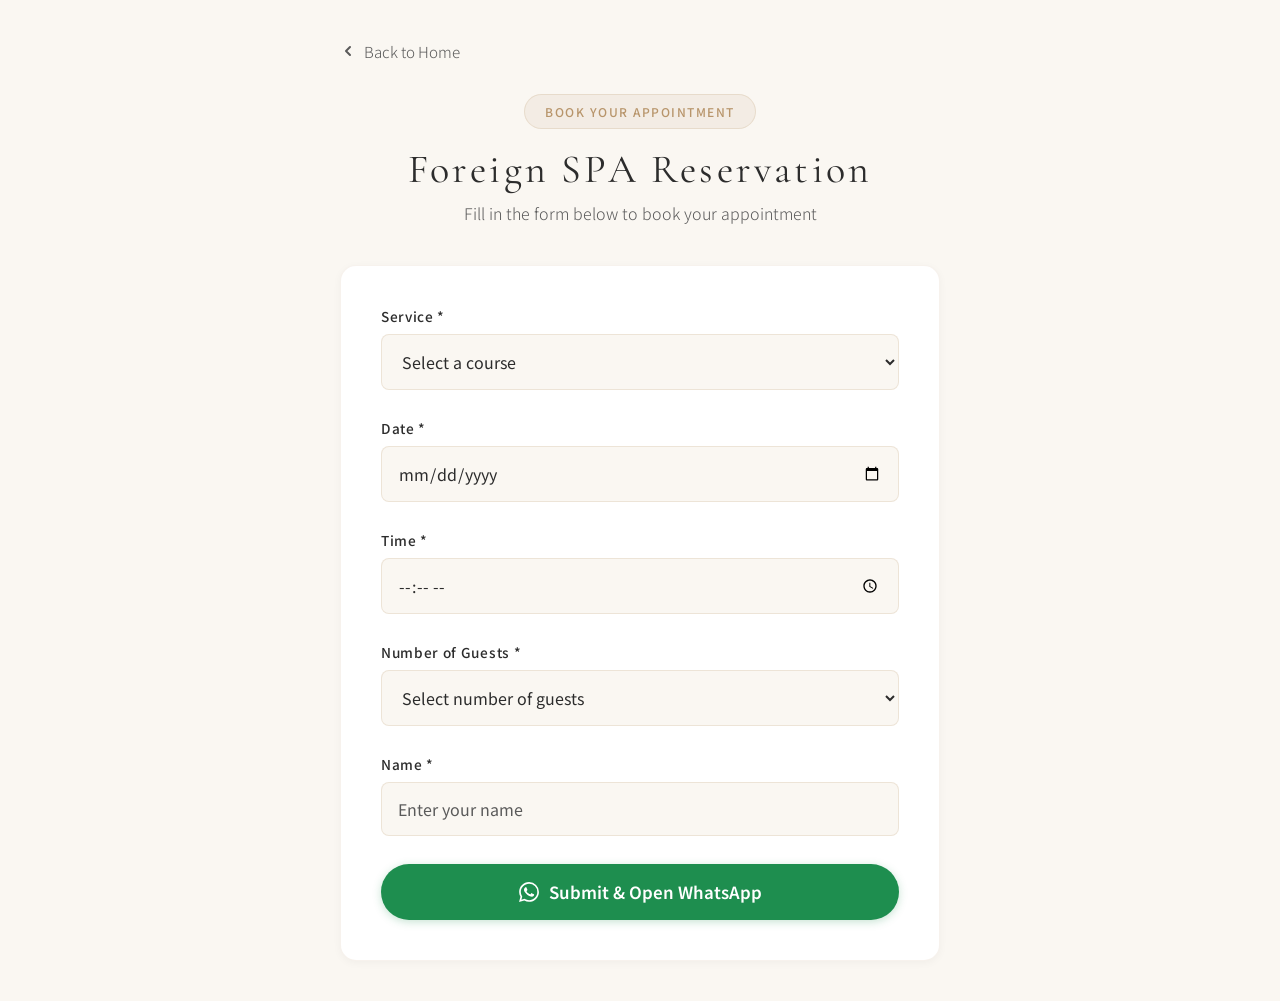
<file: booking.html>
<!DOCTYPE html>
<html lang="en">
<head>
  <meta charset="UTF-8">
  <meta name="viewport" content="width=device-width, initial-scale=1.0">
  <meta name="description" content="Book your appointment at Foreign SPA — Tokyo Naka-Okachimachi men's aesthetic">
  <title>Book Appointment — Foreign SPA</title>
  <link rel="preconnect" href="https://fonts.googleapis.com">
  <link rel="preconnect" href="https://fonts.gstatic.com" crossorigin>
  <link href="https://fonts.googleapis.com/css2?family=Cormorant+Garamond:ital,wght@0,400;0,500;0,600;1,400&family=Noto+Sans+JP:wght@300;400;500&family=Noto+Sans+SC:wght@300;400;500&family=Inter:wght@300;400;500;600&display=swap" rel="stylesheet">
  <style>
    * { margin: 0; padding: 0; box-sizing: border-box; }

    :root {
      --cream: #faf7f2;
      --cream-dark: #f0ebe3;
      --blush: #e8d5d0;
      --blush-deep: #d4b8b0;
      --charcoal: #2c2c2c;
      --charcoal-light: #5a5a5a;
      --gold: #b8956b;
      --gold-light: #d4b896;
      --white: #ffffff;
      --font-display: "Cormorant Garamond", "Noto Sans JP", serif;
      --font-body: "Noto Sans JP", "Noto Sans SC", "Inter", sans-serif;
    }

    body {
      font-family: var(--font-body);
      font-weight: 300;
      background: var(--cream);
      color: var(--charcoal);
      min-height: 100vh;
      padding: 40px 20px;
      -webkit-font-smoothing: antialiased;
    }

    .booking-container {
      max-width: 600px;
      margin: 0 auto;
      animation: fadeInUp 0.8s ease-out;
    }

    @keyframes fadeInUp {
      from { opacity: 0; transform: translateY(20px); }
      to   { opacity: 1; transform: translateY(0); }
    }

    .back-link {
      display: inline-flex;
      align-items: center;
      gap: 8px;
      color: var(--charcoal-light);
      text-decoration: none;
      font-size: 0.95rem;
      margin-bottom: 2rem;
      transition: color 0.3s;
    }

    .back-link:hover { color: var(--gold); }

    .booking-header {
      text-align: center;
      margin-bottom: 2.5rem;
    }

    .brand-badge {
      display: inline-flex;
      align-items: center;
      background: rgba(184,149,107,0.1);
      border: 1px solid rgba(184,149,107,0.2);
      border-radius: 50px;
      padding: 8px 20px;
      margin-bottom: 1rem;
      font-size: 0.75rem;
      color: var(--gold);
      font-weight: 500;
      letter-spacing: 1.5px;
      text-transform: uppercase;
    }

    .booking-title {
      font-family: var(--font-display);
      font-size: clamp(2rem, 5vw, 2.5rem);
      font-weight: 400;
      letter-spacing: 0.08em;
      color: var(--charcoal);
      margin-bottom: 0.5rem;
    }

    .booking-subtitle {
      font-size: 1rem;
      color: var(--charcoal-light);
      font-weight: 300;
    }

    .booking-card {
      background: var(--white);
      border: 1px solid rgba(184,149,107,0.12);
      border-radius: 16px;
      padding: 2.5rem;
      box-shadow: 0 2px 8px rgba(0,0,0,0.04);
    }

    .form-group {
      margin-bottom: 1.75rem;
    }

    .form-label {
      display: block;
      font-size: 0.85rem;
      font-weight: 500;
      color: var(--charcoal);
      margin-bottom: 0.5rem;
      letter-spacing: 0.05em;
    }

    .form-input,
    .form-select {
      width: 100%;
      padding: 14px 16px;
      border: 1px solid rgba(184,149,107,0.2);
      border-radius: 8px;
      font-size: 1rem;
      font-family: inherit;
      color: var(--charcoal);
      background: var(--cream);
      transition: all 0.3s;
    }

    .form-input:focus,
    .form-select:focus {
      outline: none;
      border-color: var(--gold);
      box-shadow: 0 0 0 3px rgba(184,149,107,0.1);
      background: var(--white);
    }

    .form-input::placeholder { color: var(--charcoal-light); }

    .form-error {
      color: #E74C3C;
      font-size: 0.85rem;
      margin-top: 0.5rem;
      display: none;
    }

    .form-group.error .form-error { display: block; }
    .form-group.error .form-input,
    .form-group.error .form-select { border-color: #E74C3C; }

    .submit-button {
      width: 100%;
      padding: 16px;
      background: #1E8E4F;
      color: #fff;
      border: none;
      border-radius: 50px;
      font-size: 1.05rem;
      font-weight: 600;
      font-family: inherit;
      cursor: pointer;
      transition: all 0.3s;
      margin-top: 0.5rem;
      display: flex;
      align-items: center;
      justify-content: center;
      gap: 10px;
      box-shadow: 0 2px 8px rgba(30,142,79,0.25);
    }

    .submit-button:hover {
      background: #20A05A;
      transform: translateY(-2px);
      box-shadow: 0 4px 16px rgba(30,142,79,0.35);
    }

    .submit-button:active { transform: translateY(0); }
    .submit-button:disabled { opacity: 0.6; cursor: not-allowed; transform: none; }

    .whatsapp-icon {
      width: 20px; height: 20px;
      display: inline-flex;
      align-items: center;
      justify-content: center;
    }

    .whatsapp-icon svg { width: 100%; height: 100%; fill: currentColor; }

    .success-message {
      display: none;
      background: rgba(39,174,96,0.1);
      border: 1px solid #27AE60;
      border-radius: 8px;
      padding: 1rem;
      margin-bottom: 1.5rem;
      color: #27AE60;
      font-size: 0.95rem;
      text-align: center;
    }

    .success-message.show {
      display: block;
      animation: fadeInUp 0.5s ease-out;
    }

    .additional-services {
      display: none;
      margin-top: 1.5rem;
      padding-top: 1.5rem;
      border-top: 1px dashed #ddd;
    }

    .additional-services.show {
      display: block;
      animation: fadeIn 0.3s ease-out;
    }

    @keyframes fadeIn {
      from { opacity: 0; }
      to   { opacity: 1; }
    }

    .guest-service-row {
      background: #f9f9f9;
      padding: 1rem;
      border-radius: 8px;
      margin-bottom: 0.75rem;
    }

    .guest-service-row:last-child { margin-bottom: 0; }

    .guest-label {
      font-size: 0.85rem;
      color: #666;
      margin-bottom: 0.5rem;
      font-weight: 500;
    }

    .guest-service-row .form-select { background: #fff; }

    .same-package-label {
      display: flex;
      align-items: center;
      gap: 8px;
      cursor: pointer;
      font-weight: 400;
      font-size: 0.9rem;
    }

    .same-package-label input[type="checkbox"] {
      width: auto;
      margin: 0;
    }

    @media (max-width: 768px) {
      body { padding: 20px 15px; }
      .booking-card { padding: 2rem 1.5rem; }
    }

    @media (max-width: 568px) {
      .booking-card { padding: 1.75rem 1.25rem; }
      .form-input, .form-select { padding: 12px 14px; font-size: 0.95rem; }
    }
  </style>
</head>
<body>
  <div class="booking-container">
    <a href="landing.html" class="back-link">
      <svg width="16" height="16" viewBox="0 0 16 16" fill="none"><path d="M10 12L6 8L10 4" stroke="currentColor" stroke-width="2" stroke-linecap="round" stroke-linejoin="round"/></svg>
      Back to Home
    </a>

    <div class="booking-header">
      <div class="brand-badge">BOOK YOUR APPOINTMENT</div>
      <h1 class="booking-title">Foreign SPA Reservation</h1>
      <p class="booking-subtitle">Fill in the form below to book your appointment</p>
    </div>

    <div class="booking-card">
      <div class="success-message" id="successMessage">
        Your booking information has been prepared. You will be redirected to WhatsApp shortly...
      </div>

      <form id="bookingForm">
        <div class="form-group" id="serviceGroup">
          <label for="service" class="form-label">Service *</label>
          <select id="service" name="service" class="form-select" required>
            <option value="">Select a course</option>
            <optgroup label="6月特別キャンペーン / June Special Campaign">
              <option value="70min">70分 / 70 min — ¥9,000 (通常 ¥10,000)</option>
              <option value="90min">90分 / 90 min — ¥10,000 (通常 ¥12,000)</option>
            </optgroup>
          </select>
          <div class="form-error">Please select a service</div>
        </div>

        <div class="form-group" id="dateGroup">
          <label for="date" class="form-label">Date *</label>
          <input type="date" id="date" name="date" class="form-input" required>
          <div class="form-error">Please select a date</div>
        </div>

        <div class="form-group" id="timeGroup">
          <label for="time" class="form-label">Time *</label>
          <input type="time" id="time" name="time" class="form-input" required>
          <div class="form-error">Please select a time</div>
        </div>

        <div class="form-group" id="guestsGroup">
          <label for="guests" class="form-label">Number of Guests *</label>
          <select id="guests" name="guests" class="form-select" required>
            <option value="">Select number of guests</option>
            <option value="1">1 Guest</option>
            <option value="2">2 Guests</option>
            <option value="3">3 Guests</option>
            <option value="4">4 Guests</option>
          </select>
          <div class="form-error">Please select number of guests</div>
        </div>

        <div class="form-group" id="nameGroup">
          <label for="name" class="form-label">Name *</label>
          <input type="text" id="name" name="name" class="form-input" placeholder="Enter your name" required>
          <div class="form-error">Please enter your name</div>
        </div>

        <div class="form-group" id="samePackageGroup" style="display: none;">
          <label class="same-package-label">
            <input type="checkbox" id="samePackage" name="samePackage" checked>
            <span>All guests choose the same package</span>
          </label>
        </div>

        <div class="additional-services" id="additionalServices">
          <h4 style="font-size: 1rem; color: #b8956b; margin-bottom: 1rem;">Additional Guests' Services (if different)</h4>
          <div id="additionalServicesContainer"></div>
        </div>

        <button type="submit" class="submit-button" id="submitButton">
          <span class="whatsapp-icon">
            <svg viewBox="0 0 24 24"><path d="M17.472 14.382c-.297-.149-1.758-.867-2.03-.967-.273-.099-.471-.148-.67.15-.197.297-.767.966-.94 1.164-.173.199-.347.223-.644.075-.297-.15-1.255-.463-2.39-1.475-.884-.788-1.48-1.761-1.653-2.059-.173-.297-.018-.458.13-.606.134-.133.298-.347.446-.52.149-.174.198-.298.298-.497.099-.198.05-.371-.025-.52-.075-.149-.669-1.612-.916-2.207-.242-.579-.487-.5-.669-.51-.173-.008-.371-.01-.57-.01-.198 0-.52.074-.792.372-.272.297-1.04 1.016-1.04 2.479 0 1.462 1.065 2.875 1.213 3.074.149.198 2.096 3.2 5.077 4.487.709.306 1.262.489 1.694.625.712.227 1.36.195 1.871.118.571-.085 1.758-.719 2.006-1.413.248-.694.248-1.289.173-1.413-.074-.124-.272-.198-.57-.347m-5.421 7.403h-.004a9.87 9.87 0 01-5.031-1.378l-.361-.214-3.741.982.998-3.648-.235-.374a9.86 9.86 0 01-1.51-5.26c.001-5.45 4.436-9.884 9.888-9.884 2.64 0 5.122 1.03 6.988 2.898a9.825 9.825 0 012.893 6.994c-.003 5.45-4.437 9.884-9.885 9.884m8.413-18.297A11.815 11.815 0 0012.05 0C5.495 0 .16 5.335.157 11.892c0 2.096.547 4.142 1.588 5.945L.057 24l6.305-1.654a11.882 11.882 0 005.683 1.448h.005c6.554 0 11.89-5.335 11.893-11.893a11.821 11.821 0 00-3.48-8.413Z"/></svg>
          </span>
          <span>Submit &amp; Open WhatsApp</span>
        </button>
      </form>
    </div>
  </div>

  <script>
    const WHATSAPP_NUMBER = '819068778642';

    var serviceInfo = {
      '70min': { price: 9000,  label: '70分キャンペーン / 70 min Campaign' },
      '90min': { price: 10000, label: '90分キャンペーン / 90 min Campaign' }
    };

    var serviceOptionsHTML = document.getElementById('service').innerHTML;

    var dateInput = document.getElementById('date');
    var today = new Date().toISOString().split('T')[0];
    dateInput.setAttribute('min', today);

    // Pre-select service from URL parameter
    (function() {
      var params = new URLSearchParams(window.location.search);
      var svc = params.get('service');
      if (svc) {
        var sel = document.getElementById('service');
        for (var i = 0; i < sel.options.length; i++) {
          if (sel.options[i].value === svc) {
            sel.options[i].selected = true;
            break;
          }
        }
      }
    })();

    // Guests change → update additional services
    document.getElementById('guests').addEventListener('change', updateAdditionalServices);
    document.getElementById('samePackage').addEventListener('change', updateAdditionalServices);

    function updateAdditionalServices() {
      var guests = document.getElementById('guests').value;
      var additionalServices = document.getElementById('additionalServices');
      var container = document.getElementById('additionalServicesContainer');
      var samePackageGroup = document.getElementById('samePackageGroup');
      var samePackageCheckbox = document.getElementById('samePackage');

      if (!guests || guests === '1') {
        additionalServices.classList.remove('show');
        container.innerHTML = '';
        samePackageGroup.style.display = 'none';
        return;
      }

      samePackageGroup.style.display = 'block';

      if (samePackageCheckbox.checked) {
        additionalServices.classList.remove('show');
        container.innerHTML = '';
        return;
      }

      var additionalCount = parseInt(guests) - 1;
      var html = '';
      for (var i = 1; i <= additionalCount; i++) {
        html += '<div class="guest-service-row">' +
          '<div class="guest-label">Guest ' + (i + 1) + '</div>' +
          '<select name="guest' + i + 'Service" class="form-select">' +
          serviceOptionsHTML +
          '</select>' +
          '</div>';
      }
      container.innerHTML = html;
      additionalServices.classList.add('show');
    }

    function validateForm() {
      var isValid = true;
      document.querySelectorAll('.form-group').forEach(function(g) { g.classList.remove('error'); });

      if (!document.getElementById('name').value.trim()) {
        document.getElementById('nameGroup').classList.add('error');
        isValid = false;
      }
      if (!document.getElementById('date').value) {
        document.getElementById('dateGroup').classList.add('error');
        isValid = false;
      }
      if (!document.getElementById('time').value) {
        document.getElementById('timeGroup').classList.add('error');
        isValid = false;
      }
      if (!document.getElementById('guests').value) {
        document.getElementById('guestsGroup').classList.add('error');
        isValid = false;
      }
      if (!document.getElementById('service').value) {
        document.getElementById('serviceGroup').classList.add('error');
        isValid = false;
      }
      return isValid;
    }

    function formatDate(dateString) {
      var date = new Date(dateString + 'T00:00:00');
      return date.toLocaleDateString('en-US', { year: 'numeric', month: 'long', day: 'numeric' });
    }

    function formatTime(timeString) {
      var parts = timeString.split(':');
      var hour = parseInt(parts[0]);
      var ampm = hour >= 12 ? 'PM' : 'AM';
      var displayHour = hour % 12 || 12;
      return displayHour + ':' + parts[1] + ' ' + ampm;
    }

    function buildWhatsAppMessage(formData) {
      var name = formData.get('name');
      var date = formatDate(formData.get('date'));
      var time = formatTime(formData.get('time'));
      var guests = formData.get('guests');
      var mainService = formData.get('service');
      var mainInfo = serviceInfo[mainService] || { price: 0 };

      var message = 'Hello, I would like to make a reservation at Foreign SPA.\n\n';
      message += 'Name: ' + name + '\n';
      message += 'Date: ' + date + '\n';
      message += 'Time: ' + time + '\n';
      message += 'Number of Guests: ' + guests + '\n';
      message += 'Main Guest: ' + mainService + ' (¥' + mainInfo.price.toLocaleString() + ')\n';

      var guestCount = parseInt(guests);
      var samePackage = formData.get('samePackage') === 'on';

      if (samePackage) {
        message += 'All guests choose the same package\n';
      } else {
        for (var i = 1; i < guestCount; i++) {
          var gs = formData.get('guest' + i + 'Service');
          if (gs && gs.trim()) {
            var gInfo = serviceInfo[gs] || { price: 0 };
            message += 'Guest ' + (i + 1) + ': ' + gs + ' (¥' + gInfo.price.toLocaleString() + ')\n';
          }
        }
      }

      var total = mainInfo.price;
      if (samePackage) {
        total = mainInfo.price * guestCount;
      } else {
        for (var j = 1; j < guestCount; j++) {
          var gs2 = formData.get('guest' + j + 'Service');
          if (gs2 && gs2.trim()) {
            var gInfo2 = serviceInfo[gs2] || { price: 0 };
            total += gInfo2.price;
          }
        }
      }

      if (total > 0) {
        message += '\nTotal: ¥' + total.toLocaleString();
      }

      return encodeURIComponent(message);
    }

    document.getElementById('bookingForm').addEventListener('submit', function(e) {
      e.preventDefault();
      if (!validateForm()) return;

      var formData = new FormData(this);
      var message = buildWhatsAppMessage(formData);
      var whatsappUrl = 'https://wa.me/' + WHATSAPP_NUMBER + '?text=' + message;

      var successMessage = document.getElementById('successMessage');
      var submitButton = document.getElementById('submitButton');

      successMessage.classList.add('show');
      submitButton.disabled = true;
      submitButton.textContent = 'Redirecting...';

      setTimeout(function() {
        window.open(whatsappUrl, '_blank');
      }, 500);
    });

    document.querySelectorAll('.form-input, .form-select').forEach(function(input) {
      input.addEventListener('blur', function() {
        var group = this.closest('.form-group');
        if (this.hasAttribute('required') && !this.value.trim()) {
          group.classList.add('error');
        } else {
          group.classList.remove('error');
        }
      });
      input.addEventListener('input', function() {
        var group = this.closest('.form-group');
        if (group.classList.contains('error') && this.value.trim()) {
          group.classList.remove('error');
        }
      });
    });
  </script>
</body>
</html>
</file>
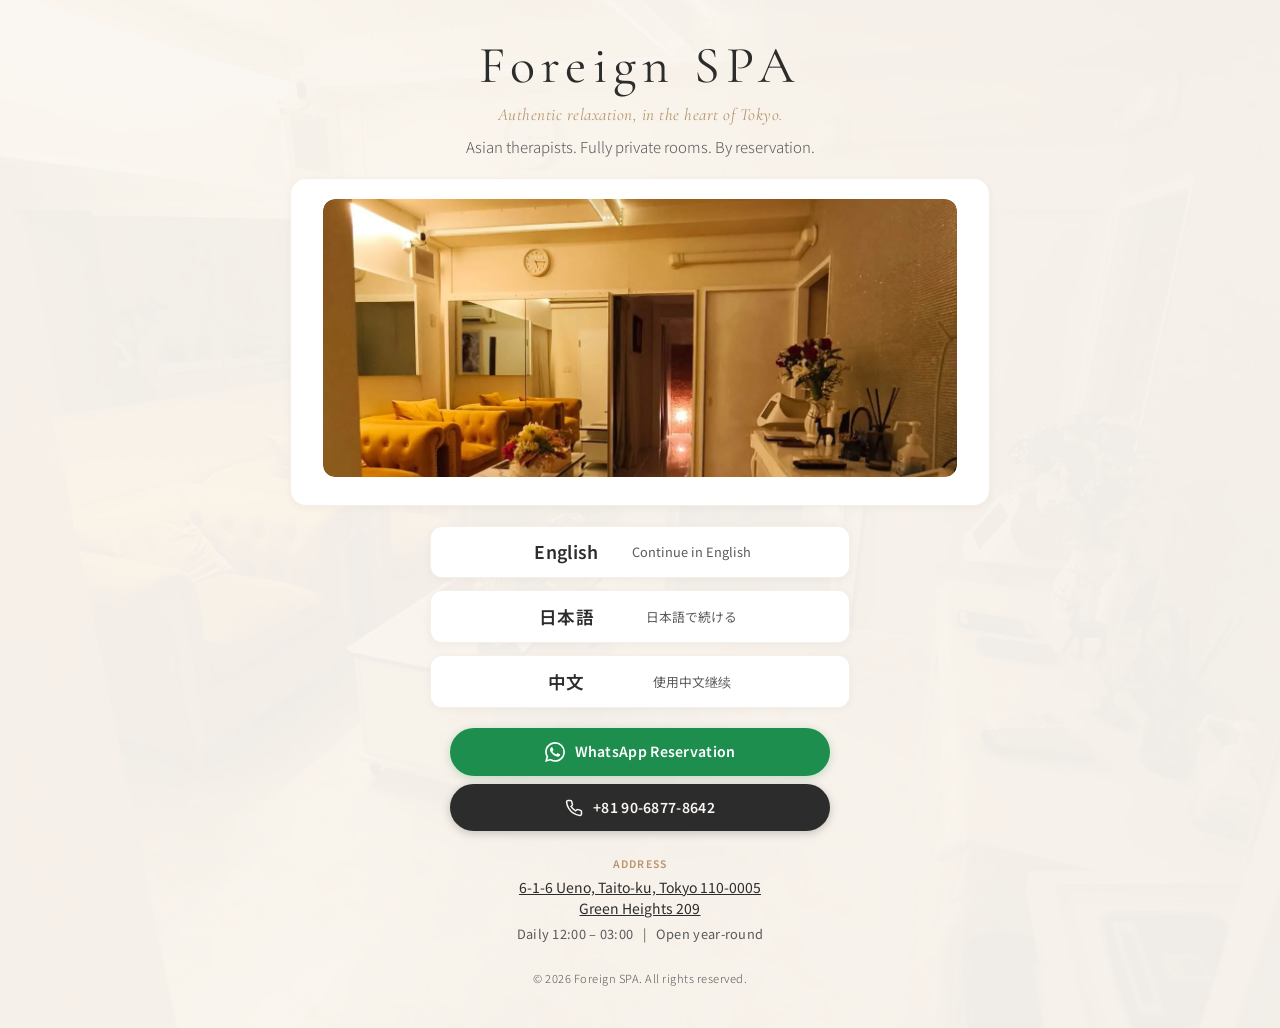
<file: landing.html>
<!DOCTYPE html>
<html lang="en">
<head>
  <meta charset="UTF-8">
  <meta name="viewport" content="width=device-width, initial-scale=1.0">
  <meta name="description" content="Foreign SPA — Tokyo Naka-Okachimachi men's aesthetic. Choose your language.">
  <title>Foreign SPA | Tokyo</title>
  <link rel="preconnect" href="https://fonts.googleapis.com">
  <link rel="preconnect" href="https://fonts.gstatic.com" crossorigin>
  <link href="https://fonts.googleapis.com/css2?family=Cormorant+Garamond:ital,wght@0,400;0,500;0,600;1,400&family=Noto+Sans+JP:wght@300;400;500&family=Noto+Sans+SC:wght@300;400;500&display=swap" rel="stylesheet">
  <link rel="stylesheet" href="styles.css">
</head>
<body>
  <main class="lang-landing">
    <div class="lang-landing-bg"></div>
    <div class="lang-landing-content">
      <div class="lang-brand-header">
        <h1 class="lang-brand-name">Foreign SPA</h1>
        <p class="lang-brand-tagline">Authentic relaxation, in the heart of Tokyo.</p>
        <p class="lang-brand-sub">Asian therapists. Fully private rooms. By reservation.</p>
      </div>

      <div class="lang-store-info">
        <div class="lang-store-card">
          <div class="lang-store-image">
            <img src="assets/images/interior-04.webp" alt="Foreign SPA interior" loading="lazy">
          </div>
        </div>
      </div>

      <div class="lang-cards">
        <a href="en/index.html" class="lang-card" aria-label="Choose English">
          <span class="lang-card-name">English</span>
          <span class="lang-card-desc">Continue in English</span>
        </a>
        <a href="jp/index.html" class="lang-card" aria-label="日本語を選択">
          <span class="lang-card-name">日本語</span>
          <span class="lang-card-desc">日本語で続ける</span>
        </a>
        <a href="cn/index.html" class="lang-card" aria-label="选择中文">
          <span class="lang-card-name">中文</span>
          <span class="lang-card-desc">使用中文继续</span>
        </a>
      </div>

      <div class="lang-buttons">
        <a href="booking.html" class="lang-btn-whatsapp">
          <svg class="lang-whatsapp-icon" viewBox="0 0 24 24" xmlns="http://www.w3.org/2000/svg">
            <path d="M17.472 14.382c-.297-.149-1.758-.867-2.03-.967-.273-.099-.471-.148-.67.15-.197.297-.767.966-.94 1.164-.173.199-.347.223-.644.075-.297-.15-1.255-.463-2.39-1.475-.884-.788-1.48-1.761-1.653-2.059-.173-.297-.018-.458.13-.606.134-.133.298-.347.446-.52.149-.174.198-.298.298-.497.099-.198.05-.371-.025-.52-.075-.149-.669-1.612-.916-2.207-.242-.579-.487-.5-.669-.51-.173-.008-.371-.01-.57-.01-.198 0-.52.074-.792.372-.272.297-1.04 1.016-1.04 2.479 0 1.462 1.065 2.875 1.213 3.074.149.198 2.096 3.2 5.077 4.487.709.306 1.262.489 1.694.625.712.227 1.36.195 1.871.118.571-.085 1.758-.719 2.006-1.413.248-.694.248-1.289.173-1.413-.074-.124-.272-.198-.57-.347m-5.421 7.403h-.004a9.87 9.87 0 01-5.031-1.378l-.361-.214-3.741.982.998-3.648-.235-.374a9.86 9.86 0 01-1.51-5.26c.001-5.45 4.436-9.884 9.888-9.884 2.64 0 5.122 1.03 6.988 2.898a9.825 9.825 0 012.893 6.994c-.003 5.45-4.437 9.884-9.885 9.884m8.413-18.297A11.815 11.815 0 0012.05 0C5.495 0 .16 5.335.157 11.892c0 2.096.547 4.142 1.588 5.945L.057 24l6.305-1.654a11.882 11.882 0 005.683 1.448h.005c6.554 0 11.89-5.335 11.893-11.893a11.821 11.821 0 00-3.48-8.413Z"/>
          </svg>
          <span>WhatsApp Reservation</span>
        </a>
        <a href="tel:+819068778642" class="lang-btn-phone">
          <svg class="lang-phone-icon" viewBox="0 0 24 24" fill="none" stroke="currentColor" stroke-width="2">
            <path d="M22 16.92v3a2 2 0 01-2.18 2 19.79 19.79 0 01-8.63-3.07 19.5 19.5 0 01-6-6 19.79 19.79 0 01-3.07-8.67A2 2 0 014.11 2h3a2 2 0 012 1.72c.127.96.361 1.903.7 2.81a2 2 0 01-.45 2.11L8.09 9.91a16 16 0 006 6l1.27-1.27a2 2 0 012.11-.45c.907.339 1.85.573 2.81.7A2 2 0 0122 16.92z"/>
          </svg>
          <span>+81 90-6877-8642</span>
        </a>
      </div>

      <div class="lang-store-addr-section">
        <span class="lang-store-label">Address</span>
        <span class="lang-store-text"><a href="https://www.google.com/maps/place/Foreign+SPA/@35.7084281,139.7758798,17z" target="_blank" rel="noopener">6-1-6 Ueno, Taito-ku, Tokyo 110-0005<br>Green Heights 209</a></span>
        <span class="lang-store-hours">Daily 12:00 &ndash; 03:00 &ensp;|&ensp; Open year-round</span>
      </div>

      <div class="lang-footer">
        <p class="lang-footer-text">&copy; 2026 Foreign SPA. All rights reserved.</p>
      </div>
    </div>
  </main>
</body>
</html>
</file>
<file: styles.css>
/* ========================================
   mooi — Japanese Beauty Salon
   ======================================== */

:root {
  --cream: #faf7f2;
  --cream-dark: #f0ebe3;
  --blush: #e8d5d0;
  --blush-deep: #d4b8b0;
  --charcoal: #2c2c2c;
  --charcoal-light: #5a5a5a;
  --gold: #b8956b;
  --gold-light: #d4b896;
  --white: #ffffff;

  --font-display: "Cormorant Garamond", "Noto Sans JP", serif;
  --font-body: "Noto Sans JP", sans-serif;

  --space-xs: 0.5rem;
  --space-sm: 1rem;
  --space-md: 1.5rem;
  --space-lg: 2.5rem;
  --space-xl: 4rem;
  --space-2xl: 6rem;

  --radius: 2px;
  --transition: 0.3s ease;
  --header-h: 72px;
}

*,
*::before,
*::after {
  box-sizing: border-box;
  margin: 0;
  padding: 0;
}

html {
  scroll-behavior: smooth;
  scroll-padding-top: var(--header-h);
}

body {
  font-family: var(--font-body);
  font-weight: 300;
  font-size: 0.9375rem;
  line-height: 1.7;
  color: var(--charcoal);
  background: var(--cream);
  -webkit-font-smoothing: antialiased;
}

img {
  max-width: 100%;
  display: block;
}

a {
  color: inherit;
  text-decoration: none;
  transition: color var(--transition);
}

ul {
  list-style: none;
}

.container {
  width: min(1120px, 92vw);
  margin-inline: auto;
}

/* ---- Header ---- */

.header {
  position: fixed;
  top: 0;
  left: 0;
  right: 0;
  z-index: 100;
  height: var(--header-h);
  background: rgba(250, 247, 242, 0.92);
  backdrop-filter: blur(12px);
  border-bottom: 1px solid transparent;
  transition: border-color var(--transition), box-shadow var(--transition);
}

.header.scrolled {
  border-color: rgba(184, 149, 107, 0.15);
  box-shadow: 0 1px 20px rgba(44, 44, 44, 0.04);
}

.nav {
  display: flex;
  align-items: center;
  justify-content: space-between;
  height: 100%;
}

.logo {
  font-family: var(--font-display);
  font-size: 1.75rem;
  font-weight: 500;
  letter-spacing: 0.12em;
  color: var(--charcoal);
}

.nav-menu {
  display: flex;
  align-items: center;
  gap: 2rem;
}

.nav-links {
  display: flex;
  gap: 2rem;
}

.lang-switch {
  display: flex;
  align-items: center;
  gap: 0.5rem;
}

.lang-switch a {
  font-size: 0.6875rem;
  letter-spacing: 0.06em;
  color: var(--charcoal-light);
  padding: 0.25rem 0.5rem;
  border-radius: 1px;
  transition: all var(--transition);
}

.lang-switch a:hover {
  color: var(--gold);
}

.lang-switch a.active {
  color: var(--gold);
  background: rgba(184, 149, 107, 0.1);
}

html[lang="zh-CN"] {
  --font-body: "SimHei", "Noto Sans SC", "Noto Sans JP", sans-serif;
  --font-display: "Cormorant Garamond", "SimHei", "Noto Sans SC", serif;
}

html[lang="zh-CN"] .logo {
  font-family: "Cormorant Garamond", "Noto Sans JP", serif;
}

.nav-links a {
  font-size: 0.8125rem;
  letter-spacing: 0.08em;
  text-transform: uppercase;
  color: var(--charcoal-light);
  position: relative;
}

.nav-links a::after {
  content: "";
  position: absolute;
  bottom: -4px;
  left: 0;
  width: 0;
  height: 1px;
  background: var(--gold);
  transition: width var(--transition);
}

.nav-links a:hover {
  color: var(--charcoal);
}

.nav-links a:hover::after {
  width: 100%;
}

.nav-toggle {
  display: none;
  flex-direction: column;
  gap: 6px;
  background: none;
  border: none;
  cursor: pointer;
  padding: 4px;
}

.nav-toggle span {
  display: block;
  width: 24px;
  height: 1px;
  background: var(--charcoal);
  transition: transform var(--transition), opacity var(--transition);
}

.nav-toggle.active span:first-child {
  transform: translateY(3.5px) rotate(45deg);
}

.nav-toggle.active span:last-child {
  transform: translateY(-3.5px) rotate(-45deg);
}

/* ---- Hero Carousel ---- */

.hero {
  position: relative;
  min-height: 100vh;
  display: flex;
  align-items: center;
  justify-content: center;
  overflow: hidden;
}

.hero-carousel {
  position: absolute;
  inset: 0;
}

.hero-slide {
  position: absolute;
  inset: 0;
  background-size: cover;
  background-position: center;
  background-repeat: no-repeat;
  opacity: 0;
  transition: opacity 1.2s ease-in-out;
}

.hero-slide.active {
  opacity: 1;
}

.hero-slide::after {
  content: "";
  position: absolute;
  inset: 0;
  background:
    radial-gradient(ellipse at 70% 20%, rgba(232, 213, 208, 0.45) 0%, transparent 60%),
    radial-gradient(ellipse at 20% 80%, rgba(184, 149, 107, 0.1) 0%, transparent 50%),
    linear-gradient(180deg, rgba(250, 247, 242, 0.85) 0%, rgba(240, 235, 227, 0.75) 100%);
}

.hero-grid-overlay {
  position: absolute;
  inset: 0;
  z-index: 1;
  pointer-events: none;
  background-image:
    linear-gradient(rgba(184, 149, 107, 0.03) 1px, transparent 1px),
    linear-gradient(90deg, rgba(184, 149, 107, 0.03) 1px, transparent 1px);
  background-size: 60px 60px;
}

.hero-dots {
  position: absolute;
  bottom: 5rem;
  left: 50%;
  transform: translateX(-50%);
  display: flex;
  gap: 0.625rem;
  z-index: 2;
}

.hero-dot {
  width: 8px;
  height: 8px;
  border-radius: 50%;
  background: rgba(184, 149, 107, 0.35);
  border: none;
  cursor: pointer;
  transition: background 0.3s ease, transform 0.3s ease;
  padding: 0;
}

.hero-dot.active {
  background: var(--gold);
  transform: scale(1.3);
}

@keyframes heroZoom {
  0% { transform: scale(1); }
  100% { transform: scale(1.08); }
}

.hero-content {
  position: relative;
  text-align: center;
  padding: calc(var(--header-h) + var(--space-xl)) var(--space-sm) var(--space-xl);
}

.hero-tag {
  font-size: 0.75rem;
  letter-spacing: 0.25em;
  text-transform: uppercase;
  color: var(--gold);
  margin-bottom: var(--space-md);
}

.hero h1 {
  font-family: var(--font-display);
  font-size: clamp(2.5rem, 6vw, 4.25rem);
  font-weight: 400;
  line-height: 1.15;
  letter-spacing: 0.02em;
  margin-bottom: var(--space-md);
}

.hero-sub {
  font-size: clamp(0.875rem, 2vw, 1rem);
  color: var(--charcoal-light);
  max-width: 480px;
  margin: 0 auto var(--space-lg);
  line-height: 1.8;
}

.btn {
  display: inline-block;
  padding: 0.875rem 2.25rem;
  font-family: var(--font-body);
  font-size: 0.75rem;
  font-weight: 400;
  letter-spacing: 0.15em;
  text-transform: uppercase;
  border: 1px solid transparent;
  cursor: pointer;
  transition: all var(--transition);
}

.btn-primary {
  background: var(--charcoal);
  color: var(--cream);
  border-color: var(--charcoal);
}

.btn-primary:hover {
  background: transparent;
  color: var(--charcoal);
}

.btn-outline {
  background: transparent;
  color: var(--charcoal);
  border-color: var(--charcoal);
}

.btn-outline:hover {
  background: var(--charcoal);
  color: var(--cream);
}

/* Hero quick nav pills */
.hero-quick-nav {
  display: flex;
  flex-wrap: nowrap;
  justify-content: center;
  gap: 0.35rem;
  margin-top: var(--space-lg);
}

.hero-nav-pill {
  display: inline-block;
  padding: 0.4rem 0.75rem;
  font-family: var(--font-body);
  font-size: 0.7rem;
  font-weight: 400;
  letter-spacing: 0.04em;
  color: var(--charcoal);
  background: transparent;
  border: 1px solid rgba(0,0,0,0.12);
  border-radius: 999px;
  text-decoration: none;
  transition: all var(--transition);
  white-space: nowrap;
}

.hero-nav-pill:hover {
  background: var(--charcoal);
  color: var(--cream);
  border-color: var(--charcoal);
}

.hero-scroll {
  position: absolute;
  bottom: 2rem;
  left: 50%;
  transform: translateX(-50%);
  display: flex;
  flex-direction: column;
  align-items: center;
  gap: 0.75rem;
}

.hero-scroll span {
  font-size: 0.625rem;
  letter-spacing: 0.2em;
  text-transform: uppercase;
  color: var(--charcoal-light);
}

.scroll-line {
  width: 1px;
  height: 40px;
  background: linear-gradient(to bottom, var(--gold), transparent);
  animation: scrollPulse 2s ease-in-out infinite;
}

@keyframes scrollPulse {
  0%, 100% { opacity: 0.3; transform: scaleY(0.6); }
  50% { opacity: 1; transform: scaleY(1); }
}

/* ---- Sections ---- */

.section {
  padding: var(--space-2xl) 0;
}

.section-alt {
  background: var(--cream-dark);
}

.section-label {
  font-size: 0.75rem;
  letter-spacing: 0.2em;
  text-transform: uppercase;
  color: var(--gold);
  margin-bottom: var(--space-sm);
}

.section-header {
  text-align: center;
  margin-bottom: var(--space-xl);
}

.section-header h2 {
  font-family: var(--font-display);
  font-size: clamp(2rem, 4vw, 2.75rem);
  font-weight: 400;
  letter-spacing: 0.02em;
}

.section-sub {
  margin-top: var(--space-sm);
  color: var(--charcoal-light);
  font-style: italic;
  font-family: var(--font-display);
  font-size: 1.125rem;
}

/* ---- Intro ---- */

.intro-grid {
  display: grid;
  grid-template-columns: 1fr 1fr;
  gap: var(--space-xl);
  align-items: center;
}

.intro-text h2 {
  font-family: var(--font-display);
  font-size: clamp(1.75rem, 3vw, 2.25rem);
  font-weight: 400;
  line-height: 1.3;
  margin-bottom: var(--space-md);
}

.intro-text p {
  color: var(--charcoal-light);
  margin-bottom: var(--space-sm);
}

.intro-jp {
  font-size: 0.875rem;
  color: var(--charcoal-light);
  opacity: 0.85;
  padding-left: var(--space-sm);
  border-left: 2px solid var(--blush);
}

.intro-features {
  display: flex;
  flex-direction: column;
  gap: var(--space-md);
}

.feature {
  display: flex;
  align-items: baseline;
  gap: var(--space-md);
  padding: var(--space-md) var(--space-lg);
  background: var(--white);
  border-left: 3px solid var(--gold);
}

.feature-num {
  font-family: var(--font-display);
  font-size: 2.5rem;
  font-weight: 400;
  color: var(--gold);
  line-height: 1;
}

.feature-label {
  font-size: 0.8125rem;
  letter-spacing: 0.06em;
  color: var(--charcoal-light);
}

.intro-promo-image {
  width: 100%;
  border-radius: 12px;
  overflow: hidden;
}

.intro-promo-image img {
  width: 100%;
  height: auto;
  display: block;
  border-radius: 12px;
  transition: transform 0.6s ease;
}

.intro-promo-image img:hover {
  transform: scale(1.02);
}

/* ---- Environment Carousel ---- */

.env-carousel-section {
  padding: var(--space-2xl) 0;
  background: var(--cream-dark);
}

.env-carousel {
  position: relative;
  overflow: hidden;
  border: 1px solid rgba(184, 149, 107, 0.12);
}

.env-carousel-track {
  display: flex;
  transition: transform 0.6s ease;
}

.env-carousel-slide {
  min-width: 100%;
  aspect-ratio: 16 / 9;
  max-height: 520px;
}

.env-carousel-slide img {
  width: 100%;
  height: 100%;
  object-fit: cover;
}

.env-carousel-nav {
  display: flex;
  align-items: center;
  justify-content: center;
  gap: 1rem;
  margin-top: 1.25rem;
}

.env-carousel-btn {
  width: 40px;
  height: 40px;
  border-radius: 50%;
  border: 1px solid rgba(184, 149, 107, 0.3);
  background: var(--white);
  color: var(--charcoal);
  font-size: 1rem;
  cursor: pointer;
  display: flex;
  align-items: center;
  justify-content: center;
  transition: all 0.3s ease;
}

.env-carousel-btn:hover {
  background: var(--gold);
  color: var(--white);
  border-color: var(--gold);
}

.env-dots {
  display: flex;
  gap: 0.5rem;
}

.env-dot {
  width: 8px;
  height: 8px;
  border-radius: 50%;
  background: rgba(184, 149, 107, 0.3);
  border: none;
  cursor: pointer;
  padding: 0;
  transition: background 0.3s ease, transform 0.3s ease;
}

.env-dot.active {
  background: var(--gold);
  transform: scale(1.3);
}

/* ---- Service Cards ---- */

.service-grid {
  display: grid;
  grid-template-columns: repeat(3, 1fr);
  gap: var(--space-md);
}

.service-grid-2 {
  grid-template-columns: repeat(2, 1fr);
  max-width: 760px;
  margin-inline: auto;
}

.service-card {
  position: relative;
  background: var(--white);
  padding: var(--space-lg);
  border: 1px solid rgba(184, 149, 107, 0.12);
  transition: transform var(--transition), box-shadow var(--transition);
}

.service-card:hover {
  transform: translateY(-4px);
  box-shadow: 0 12px 40px rgba(44, 44, 44, 0.06);
}

.service-card.featured {
  border-color: var(--gold);
  background: linear-gradient(135deg, var(--white) 0%, rgba(232, 213, 208, 0.15) 100%);
}

.badge {
  position: absolute;
  top: -0.625rem;
  left: var(--space-md);
  background: var(--gold);
  color: var(--white);
  font-size: 0.625rem;
  letter-spacing: 0.1em;
  text-transform: uppercase;
  padding: 0.25rem 0.75rem;
}

.service-card-header {
  margin-bottom: var(--space-sm);
  padding-bottom: var(--space-sm);
  border-bottom: 1px solid rgba(184, 149, 107, 0.15);
}

.service-card-header h3 {
  font-family: var(--font-display);
  font-size: 1.375rem;
  font-weight: 500;
  margin-bottom: 0.375rem;
}

.price {
  font-family: var(--font-display);
  font-size: 1.25rem;
  color: var(--gold);
  letter-spacing: 0.02em;
}

.price-sub {
  font-family: var(--font-display);
  font-size: 0.9375rem;
  color: var(--charcoal-light);
  margin-top: 0.125rem;
}

.price-group .price {
  margin-bottom: 0;
}

.service-desc {
  font-size: 0.875rem;
  color: var(--charcoal-light);
  margin-bottom: var(--space-md);
  line-height: 1.65;
}

.includes {
  display: flex;
  flex-direction: column;
  gap: 0.5rem;
}

.includes li {
  font-size: 0.8125rem;
  color: var(--charcoal-light);
  padding-left: 1.25rem;
  position: relative;
}

.includes li::before {
  content: "—";
  position: absolute;
  left: 0;
  color: var(--blush-deep);
}

.includes li.gift {
  color: var(--gold);
  font-weight: 400;
}

.includes li.gift::before {
  content: "★";
  color: var(--gold);
}

.includes-inline {
  flex-direction: row;
  flex-wrap: wrap;
  gap: 0.5rem 1.5rem;
}

.subsection {
  margin-top: var(--space-xl);
}

.subsection-title {
  font-family: var(--font-display);
  font-size: 1.5rem;
  font-weight: 400;
  text-align: center;
  margin-bottom: var(--space-md);
  color: var(--charcoal-light);
}

.service-card-wide {
  max-width: 640px;
  margin-inline: auto;
}

/* ---- Visit ---- */

.visit {
  background: var(--charcoal);
  color: var(--cream);
}

.visit .section-label {
  color: var(--gold-light);
}

.visit h2 {
  font-family: var(--font-display);
  font-size: clamp(1.75rem, 3vw, 2.25rem);
  font-weight: 400;
  margin-bottom: var(--space-lg);
}

.visit-grid {
  display: grid;
  grid-template-columns: 1fr 1fr;
  gap: var(--space-xl);
  align-items: start;
  min-width: 0;
}

.visit-grid > * {
  min-width: 0;
}

.visit-details {
  display: flex;
  flex-direction: column;
  gap: var(--space-lg);
  margin-bottom: var(--space-lg);
}

.visit-item h4 {
  font-size: 0.6875rem;
  letter-spacing: 0.15em;
  text-transform: uppercase;
  color: var(--gold-light);
  margin-bottom: 0.5rem;
}

.visit-item p {
  font-size: 0.9375rem;
  line-height: 1.7;
  color: rgba(250, 247, 242, 0.85);
}

.visit-en {
  font-size: 0.8125rem !important;
  opacity: 0.6;
  margin-top: 0.375rem;
}

.visit-item a {
  color: var(--cream);
  border-bottom: 1px solid rgba(250, 247, 242, 0.3);
}

.visit-item a:hover {
  color: var(--gold-light);
  border-color: var(--gold-light);
}

.visit .btn-outline {
  color: var(--cream);
  border-color: rgba(250, 247, 242, 0.4);
}

.visit .btn-outline:hover {
  background: var(--cream);
  color: var(--charcoal);
  border-color: var(--cream);
}

.visit-map {
  aspect-ratio: 4 / 3;
  min-height: 320px;
  max-width: 100%;
  overflow: hidden;
  background: rgba(250, 247, 242, 0.05);
  border: 1px solid rgba(250, 247, 242, 0.1);
}

.visit-map iframe {
  width: 100%;
  height: 100%;
  filter: grayscale(30%) contrast(1.05);
}

/* ---- Footer ---- */

.footer {
  padding: var(--space-lg) 0;
  background: #1a1a1a;
  text-align: center;
}

.footer-inner {
  display: flex;
  flex-direction: column;
  align-items: center;
  gap: var(--space-xs);
}

.footer .logo {
  color: var(--cream);
  font-size: 1.5rem;
}

.footer-tagline {
  font-family: var(--font-display);
  font-style: italic;
  font-size: 0.9375rem;
  color: rgba(250, 247, 242, 0.5);
}

.footer-copy {
  font-size: 0.75rem;
  color: rgba(250, 247, 242, 0.3);
  margin-top: var(--space-sm);
}

.footer-powered {
  font-size: 0.7rem;
  color: rgba(250, 247, 242, 0.2);
  margin-top: 0.25rem;
}

.footer-powered a {
  color: rgba(250, 247, 242, 0.35);
  text-decoration: underline;
  transition: color 0.3s;
}

.footer-powered a:hover {
  color: rgba(250, 247, 242, 0.6);
}

/* ---- Responsive ---- */

@media (max-width: 900px) {
  .service-grid {
    grid-template-columns: 1fr;
    max-width: 480px;
    margin-inline: auto;
  }

  .service-grid-2 {
    grid-template-columns: 1fr;
  }

  .intro-grid,
  .visit-grid {
    grid-template-columns: 1fr;
  }

  .visit-map {
    order: -1;
    min-height: 240px;
    max-width: 100%;
    width: 100%;
  }

  .visit-map iframe {
    width: 100%;
    height: 100%;
  }

  .env-carousel-slide {
    aspect-ratio: 4 / 3;
    max-height: 360px;
  }
}

@media (max-width: 640px) {
  :root {
    --space-2xl: 4rem;
  }

  .hero-scroll {
    display: none;
  }

  .hero-dots {
    bottom: 3.5rem;
  }

  .nav-toggle {
    display: flex;
  }

  .nav-menu {
    position: fixed;
    top: var(--header-h);
    left: 0;
    right: 0;
    flex-direction: column;
    background: rgba(250, 247, 242, 0.98);
    backdrop-filter: blur(12px);
    padding: var(--space-lg) 0;
    gap: var(--space-md);
    transform: translateY(-120%);
    opacity: 0;
    transition: transform var(--transition), opacity var(--transition);
    border-bottom: 1px solid rgba(184, 149, 107, 0.15);
  }

  .nav-menu.open {
    transform: translateY(0);
    opacity: 1;
  }

  .nav-links {
    flex-direction: column;
    align-items: center;
    gap: var(--space-md);
  }

  .nav-menu .lang-switch {
    flex-direction: row;
    justify-content: center;
    gap: 0.5rem;
    padding-top: var(--space-sm);
    border-top: 1px solid rgba(184,149,107,0.1);
    margin-top: 0.25rem;
  }

  .nav-menu .lang-switch a {
    font-size: 0.75rem;
    padding: 0.35rem 0.6rem;
  }

  .intro-features {
    width: 100%;
  }

  .env-carousel-slide {
    aspect-ratio: 3 / 4;
    max-height: 320px;
  }

  .env-carousel-btn {
    width: 34px;
    height: 34px;
  }

  .whatsapp-btn {
    bottom: 6.5rem;
    right: 1rem;
    width: 46px;
    height: 46px;
  }

  .back-to-top {
    bottom: 1rem;
    right: 1rem;
    width: 38px;
    height: 38px;
  }

  .service-card {
    padding: var(--space-md);
  }
}

/* ---- Language Landing ---- */

.lang-landing {
  position: relative;
  min-height: 100vh;
  display: flex;
  align-items: flex-start;
  justify-content: center;
  padding: 36px 20px 40px;
  background: var(--cream);
}

.lang-landing-bg {
  position: absolute;
  inset: 0;
  background: url(assets/images/interior-01.webp) center/cover no-repeat;
  opacity: 0.04;
  z-index: 0;
}

.lang-landing-content {
  position: relative;
  z-index: 1;
  width: 100%;
  max-width: 900px;
  display: flex;
  flex-direction: column;
  align-items: center;
  gap: 1.25rem;
  animation: langFadeInUp 0.8s ease-out;
}

@keyframes langFadeInUp {
  from { opacity: 0; transform: translateY(20px); }
  to   { opacity: 1; transform: translateY(0); }
}

/* Brand Header */
.lang-brand-header {
  text-align: center;
  width: 100%;
  animation: langFadeInUp 0.8s ease-out 0.2s both;
}

.lang-brand-badge {
  display: inline-flex;
  align-items: center;
  background: rgba(184, 149, 107, 0.1);
  border: 1px solid rgba(184, 149, 107, 0.2);
  border-radius: 50px;
  padding: 8px 20px;
  margin-bottom: 1.5rem;
  font-size: 0.75rem;
  color: var(--gold);
  font-weight: 500;
  letter-spacing: 1.5px;
  text-transform: uppercase;
}

.lang-brand-name {
  font-family: var(--font-display);
  font-size: clamp(2.25rem, 5.5vw, 3.25rem);
  font-weight: 400;
  letter-spacing: 0.12em;
  color: var(--charcoal);
  margin-bottom: 0.35rem;
  line-height: 1.15;
}

.lang-brand-tagline {
  font-family: var(--font-display);
  font-style: italic;
  font-size: clamp(0.875rem, 2vw, 1.0625rem);
  font-weight: 400;
  color: var(--gold);
  letter-spacing: 0.5px;
  margin-bottom: 0.35rem;
}

.lang-brand-sub {
  font-size: clamp(0.8125rem, 1.5vw, 0.9375rem);
  font-weight: 300;
  color: var(--charcoal-light);
  line-height: 1.5;
  max-width: 520px;
  margin-left: auto;
  margin-right: auto;
}

/* Language Cards */
.lang-cards {
  display: grid;
  grid-template-columns: 1fr;
  gap: 0.75rem;
  width: 100%;
  max-width: 420px;
  animation: langFadeInUp 0.8s ease-out 0.4s both;
}

.lang-card {
  background: var(--white);
  border: 1px solid rgba(184, 149, 107, 0.15);
  border-radius: 12px;
  padding: 0.65rem 1rem;
  text-decoration: none;
  color: var(--charcoal);
  transition: all 0.3s ease;
  cursor: pointer;
  display: flex;
  flex-direction: row;
  align-items: center;
  justify-content: center;
  gap: 0.4rem;
  box-shadow: 0 2px 8px rgba(0,0,0,0.04);
}

.lang-card:hover {
  transform: translateY(-3px);
  border-color: var(--gold);
  box-shadow: 0 8px 24px rgba(0,0,0,0.08);
}

.lang-card:active {
  transform: translateY(-1px);
}

.lang-card-name {
  font-size: 1.1rem;
  font-weight: 600;
  letter-spacing: 0.3px;
  color: var(--charcoal);
  width: 5.5em;
  flex-shrink: 0;
  text-align: center;
}

.lang-card-desc {
  font-size: 0.8rem;
  font-weight: 400;
  color: var(--charcoal-light);
  width: 11em;
  flex-shrink: 0;
  white-space: nowrap;
  text-align: center;
}

/* Buttons */
.lang-buttons {
  width: 100%;
  max-width: 700px;
  display: flex;
  flex-direction: column;
  align-items: center;
  gap: 0.5rem;
  animation: langFadeInUp 0.8s ease-out 0.6s both;
}

.lang-btn-whatsapp,
.lang-btn-phone {
  display: inline-flex;
  align-items: center;
  justify-content: center;
  gap: 10px;
  padding: 12px 32px;
  border-radius: 50px;
  text-decoration: none;
  font-size: 0.875rem;
  font-weight: 600;
  transition: all 0.3s ease;
  white-space: nowrap;
  letter-spacing: 0.3px;
  width: 100%;
  max-width: 380px;
}

.lang-btn-whatsapp {
  background: #1E8E4F;
  color: #fff;
  box-shadow: 0 2px 8px rgba(30,142,79,0.25);
}

.lang-btn-whatsapp:hover {
  transform: translateY(-2px);
  box-shadow: 0 4px 16px rgba(30,142,79,0.35);
  background: #20A05A;
}

.lang-whatsapp-icon {
  width: 20px;
  height: 20px;
  fill: currentColor;
  flex-shrink: 0;
}

.lang-btn-phone {
  background: var(--charcoal);
  color: var(--cream);
  box-shadow: 0 2px 8px rgba(44,44,44,0.25);
}

.lang-btn-phone:hover {
  transform: translateY(-2px);
  box-shadow: 0 4px 16px rgba(44,44,44,0.35);
  background: #3a3a3a;
}

.lang-phone-icon {
  width: 18px;
  height: 18px;
  flex-shrink: 0;
}

/* Store Info Card */
.lang-store-info {
  width: 100%;
  max-width: 700px;
  animation: langFadeInUp 0.8s ease-out 0.8s both;
}

.lang-store-card {
  background: var(--white);
  border: 1px solid rgba(184, 149, 107, 0.15);
  border-radius: 16px;
  padding: 1.25rem 2rem;
  box-shadow: 0 2px 8px rgba(0,0,0,0.04);
  transition: all 0.3s ease;
}

.lang-store-card:hover {
  transform: translateY(-2px);
  box-shadow: 0 8px 24px rgba(0,0,0,0.08);
  border-color: var(--gold);
}

.lang-store-image {
  width: 100%;
  border-radius: 12px;
  overflow: hidden;
  margin-bottom: 0.5rem;
}

.lang-store-image img {
  width: 100%;
  aspect-ratio: 16 / 7;
  object-fit: cover;
  object-position: center 40%;
  display: block;
  border-radius: 12px;
  transition: transform 0.6s ease;
}

.lang-store-card:hover .lang-store-image img {
  transform: scale(1.02);
}

.lang-store-addr-section {
  display: flex;
  flex-direction: column;
  gap: 0.25rem;
  text-align: center;
  padding-top: 0.25rem;
  animation: langFadeInUp 0.8s ease-out 1s both;
}

.lang-store-label {
  font-size: 0.65rem;
  font-weight: 600;
  color: var(--gold);
  letter-spacing: 1.2px;
  text-transform: uppercase;
  margin-bottom: 0;
}

.lang-store-text {
  font-size: 0.875rem;
  color: var(--charcoal);
  font-weight: 400;
  line-height: 1.5;
}

.lang-store-hours {
  font-size: 0.8rem;
  color: var(--charcoal-light);
  font-weight: 400;
  letter-spacing: 0.3px;
}

.lang-store-text a {
  color: var(--charcoal);
  text-decoration: underline;
  transition: color 0.3s;
}

.lang-store-text a:hover {
  color: var(--gold);
}

/* Footer */
.lang-footer {
  width: 100%;
  max-width: 700px;
  text-align: center;
  padding-top: 0.25rem;
  animation: langFadeInUp 0.8s ease-out 1s both;
}

.lang-footer-text {
  font-size: 0.7rem;
  color: var(--charcoal-light);
  font-weight: 300;
  letter-spacing: 0.5px;
}

.lang-footer-powered {
  font-size: 0.65rem;
  color: var(--charcoal-light);
  opacity: 0.5;
  margin-top: 0.25rem;
}

.lang-footer-powered a {
  color: var(--charcoal-light);
  text-decoration: underline;
  transition: color 0.3s;
}

.lang-footer-powered a:hover {
  color: var(--gold);
}

/* ---- Booking Button (Service Cards) ---- */

.btn-booking {
  display: inline-flex;
  align-items: center;
  justify-content: center;
  gap: 8px;
  width: 100%;
  padding: 12px 20px;
  margin-top: var(--space-md);
  background: #1E8E4F;
  color: #fff;
  border: none;
  border-radius: 50px;
  font-family: var(--font-body);
  font-size: 0.8125rem;
  font-weight: 500;
  letter-spacing: 0.05em;
  cursor: pointer;
  text-decoration: none;
  transition: all 0.3s ease;
  box-shadow: 0 2px 8px rgba(30,142,79,0.2);
}

.btn-booking:hover {
  background: #20A05A;
  transform: translateY(-2px);
  box-shadow: 0 4px 16px rgba(30,142,79,0.3);
}

.btn-booking svg {
  width: 18px;
  height: 18px;
  fill: currentColor;
  flex-shrink: 0;
}

/* ---- Language Landing Responsive ---- */

@media (max-width: 768px) {
  .lang-landing {
    padding: 28px 20px 36px;
  }

  .lang-landing-content {
    gap: 1rem;
  }

  .lang-cards {
    grid-template-columns: 1fr;
    gap: 0.75rem;
    max-width: 380px;
  }

  .lang-card {
    padding: 0.6rem 1rem;
  }

  .lang-store-card {
    padding: 1rem 1.25rem;
  }

  .lang-btn-whatsapp,
  .lang-btn-phone {
    max-width: 100%;
  }
}

@media (max-width: 568px) {
  .lang-landing {
    padding: 20px 15px 32px;
  }

  .lang-landing-content {
    gap: 0.75rem;
  }

  .lang-brand-sub {
    font-size: 0.75rem;
    padding: 0 10px;
  }

  .lang-card {
    padding: 0.6rem 1rem;
  }

  .lang-card-name {
    font-size: 0.95rem;
    width: 5em;
  }

  .lang-card-desc {
    font-size: 0.7rem;
    width: 9em;
  }

  .lang-store-card {
    padding: 1rem 1rem;
  }

  .lang-store-text {
    font-size: 0.8rem;
  }

  .lang-store-hours {
    font-size: 0.7rem;
  }

  .lang-btn-whatsapp,
  .lang-btn-phone {
    padding: 14px 28px;
    font-size: 0.95rem;
  }
}

/* Touch device optimization */
@media (hover: none) and (pointer: coarse) {
  .lang-card:hover {
    transform: none;
  }

  .lang-card:active {
    transform: scale(0.98);
    border-color: var(--gold);
  }

  .lang-btn-whatsapp:hover,
  .lang-btn-phone:hover {
    transform: none;
  }

  .lang-btn-whatsapp:active,
  .lang-btn-phone:active {
    transform: scale(0.97);
  }
}

/* ---- WhatsApp Button ---- */

.whatsapp-btn {
  position: fixed;
  bottom: 5.5rem;
  right: 2rem;
  z-index: 99;
  width: 52px;
  height: 52px;
  border-radius: 50%;
  background: #25D366;
  color: #fff;
  border: none;
  cursor: pointer;
  display: flex;
  align-items: center;
  justify-content: center;
  box-shadow: 0 4px 16px rgba(37, 211, 102, 0.35);
  transition: transform 0.3s ease, box-shadow 0.3s ease;
  text-decoration: none;
}

.whatsapp-btn:hover {
  transform: scale(1.1);
  box-shadow: 0 6px 24px rgba(37, 211, 102, 0.5);
}

.whatsapp-btn svg {
  width: 26px;
  height: 26px;
  fill: currentColor;
}

/* ---- Back to Top ---- */

.back-to-top {
  position: fixed;
  bottom: 2rem;
  right: 2rem;
  z-index: 99;
  width: 44px;
  height: 44px;
  border-radius: 50%;
  background: var(--charcoal);
  color: var(--cream);
  border: 1px solid rgba(250, 247, 242, 0.2);
  font-size: 1.125rem;
  cursor: pointer;
  display: flex;
  align-items: center;
  justify-content: center;
  opacity: 0;
  transform: translateY(12px);
  transition: opacity 0.3s ease, transform 0.3s ease, background 0.3s ease;
  pointer-events: none;
}

.back-to-top.visible {
  opacity: 1;
  transform: translateY(0);
  pointer-events: auto;
}

.back-to-top:hover {
  background: var(--gold);
  border-color: var(--gold);
}

/* Foreign SPA — extras table */
.extras-container { max-width: 780px; }
.extras-table-wrap { background: #fff; border: 1px solid #eee; border-radius: 12px; overflow: hidden; }
.extras-table { width: 100%; border-collapse: collapse; }
.extras-table td { padding: 16px 22px; border-bottom: 1px solid #f2f2f2; font-size: 0.98rem; }
.extras-table tr:last-child td { border-bottom: none; }
.extras-table td.price { text-align: right; font-weight: 500; color: var(--accent, #b3906b); white-space: nowrap; }

/* Foreign SPA — Event banner (cream/gold palette) */
.event-banner-section { padding: 5rem 0 3rem; background: var(--cream-dark, #f0ebe3); }
.event-banner { max-width: 720px; margin: 0 auto; background: var(--white, #fff); border: 1px solid rgba(184, 149, 107, 0.2); border-radius: 4px; padding: 2.5rem 2rem 2rem; text-align: center; box-shadow: 0 8px 32px rgba(44, 44, 44, 0.06); position: relative; }
.event-badge { display: inline-block; background: transparent; color: var(--gold, #b8956b); border: 1px solid var(--gold, #b8956b); padding: 0.35rem 1.2rem; border-radius: 999px; font-size: 0.75rem; font-weight: 400; letter-spacing: 0.15em; text-transform: uppercase; margin-bottom: 1rem; }
.event-label { font-size: 0.75rem; color: var(--gold, #b8956b); letter-spacing: 0.25em; text-transform: uppercase; margin: 0 0 0.4rem; }
.event-title { font-family: var(--font-display, 'Cormorant Garamond', serif); font-size: 2rem; font-weight: 400; color: var(--charcoal, #2c2c2c); margin: 0 0 1.8rem; letter-spacing: 0.02em; }
.event-list { list-style: none; padding: 0; margin: 0 0 1rem; display: flex; flex-direction: column; gap: 0.75rem; }
.event-row { display: grid; grid-template-columns: 1fr auto auto; align-items: center; gap: 1.4rem; padding: 1.1rem 1.4rem; background: var(--cream, #faf7f2); border-radius: 4px; border: 1px solid rgba(184, 149, 107, 0.1); text-align: left; }
.event-min { font-size: 1.35rem; font-weight: 500; color: var(--charcoal, #2c2c2c); font-family: var(--font-display, 'Cormorant Garamond', serif); letter-spacing: 0.03em; }
.event-price { font-size: 1.05rem; color: var(--charcoal-light, #5a5a5a); white-space: nowrap; }
.event-price s { color: #bbb; margin-right: 0.6rem; font-size: 0.9rem; font-weight: 300; }
.event-price strong { color: var(--gold, #b8956b); font-size: 1.5rem; font-weight: 500; font-family: var(--font-display, 'Cormorant Garamond', serif); letter-spacing: 0.02em; }
.event-book-btn { display: inline-flex; align-items: center; gap: 0.4rem; padding: 0.55rem 1.1rem; font-size: 0.78rem; font-weight: 400; letter-spacing: 0.12em; text-transform: uppercase; color: var(--charcoal, #2c2c2c); background: transparent; border: 1px solid var(--charcoal, #2c2c2c); border-radius: 999px; transition: all 0.25s ease; white-space: nowrap; text-decoration: none; }
.event-book-btn:hover { background: var(--charcoal, #2c2c2c); color: var(--cream, #faf7f2); }
.event-book-btn svg { width: 14px; height: 14px; fill: currentColor; }
.event-footer { margin: 1.2rem 0 0; font-size: 0.82rem; color: var(--charcoal-light, #5a5a5a); line-height: 1.7; font-weight: 300; }
@media (max-width: 640px) {
  .event-banner { padding: 2rem 1.2rem 1.5rem; }
  .event-title { font-size: 1.6rem; }
  .event-row { grid-template-columns: 1fr auto; grid-template-areas: 'min price' 'btn btn'; gap: 0.6rem 1rem; padding: 1rem; }
  .event-min { grid-area: min; font-size: 1.2rem; }
  .event-price { grid-area: price; text-align: right; }
  .event-price strong { font-size: 1.3rem; }
  .event-book-btn { grid-area: btn; justify-content: center; }
}

/* Foreign SPA — News */
.news-section { background: #faf9f7; }
.news-list { max-width: 820px; margin: 0 auto; display: flex; flex-direction: column; gap: 1.5rem; }
.news-item { background: #fff; border: 1px solid #eee; border-radius: 14px; padding: 1.8rem 2rem; transition: box-shadow 0.3s ease, transform 0.3s ease; }
.news-item:hover { box-shadow: 0 6px 20px rgba(0,0,0,0.06); transform: translateY(-2px); }
.news-date { font-size: 0.82rem; color: #999; letter-spacing: 0.05em; margin: 0 0 0.5rem; }
.news-title { font-size: 1.1rem; font-weight: 500; color: #2d3748; margin: 0 0 0.8rem; line-height: 1.5; }
.news-body { font-size: 0.93rem; color: #666; line-height: 1.85; margin: 0; }
@media (max-width: 600px) {
  .news-item { padding: 1.3rem 1.3rem; }
  .news-title { font-size: 1rem; }
}

/* Foreign SPA — Therapist grid */
.therapist-grid { display: grid; grid-template-columns: repeat(3, 1fr); gap: 1.6rem; max-width: 900px; margin: 0 auto; }
.therapist-card { text-align: center; background: #fff; border-radius: 16px; padding: 1.6rem 1rem 1.4rem; border: 1px solid #eee; transition: transform 0.3s ease, box-shadow 0.3s ease; }
.therapist-card:hover { transform: translateY(-4px); box-shadow: 0 10px 26px rgba(0,0,0,0.06); }
.therapist-photo { width: 140px; height: 140px; margin: 0 auto 1rem; border-radius: 50%; overflow: hidden; border: 3px solid #fff; box-shadow: 0 4px 14px rgba(184, 149, 107, 0.18); background: var(--cream, #faf7f2); }
.therapist-photo img { width: 100%; height: 100%; object-fit: cover; object-position: center 15%; display: block; transition: transform 0.4s ease; }
.therapist-card:hover .therapist-photo img { transform: scale(1.05); }
.therapist-name { font-size: 1.05rem; font-weight: 500; color: #2d3748; margin: 0 0 0.35rem; }
.therapist-meta { font-size: 0.85rem; color: #888; margin: 0; letter-spacing: 0.02em; }
@media (max-width: 720px) {
  .therapist-grid { grid-template-columns: repeat(2, 1fr); gap: 1rem; }
  .therapist-photo { width: 120px; height: 120px; }
}
@media (max-width: 420px) {
  .therapist-grid { grid-template-columns: 1fr; }
}
</file>
